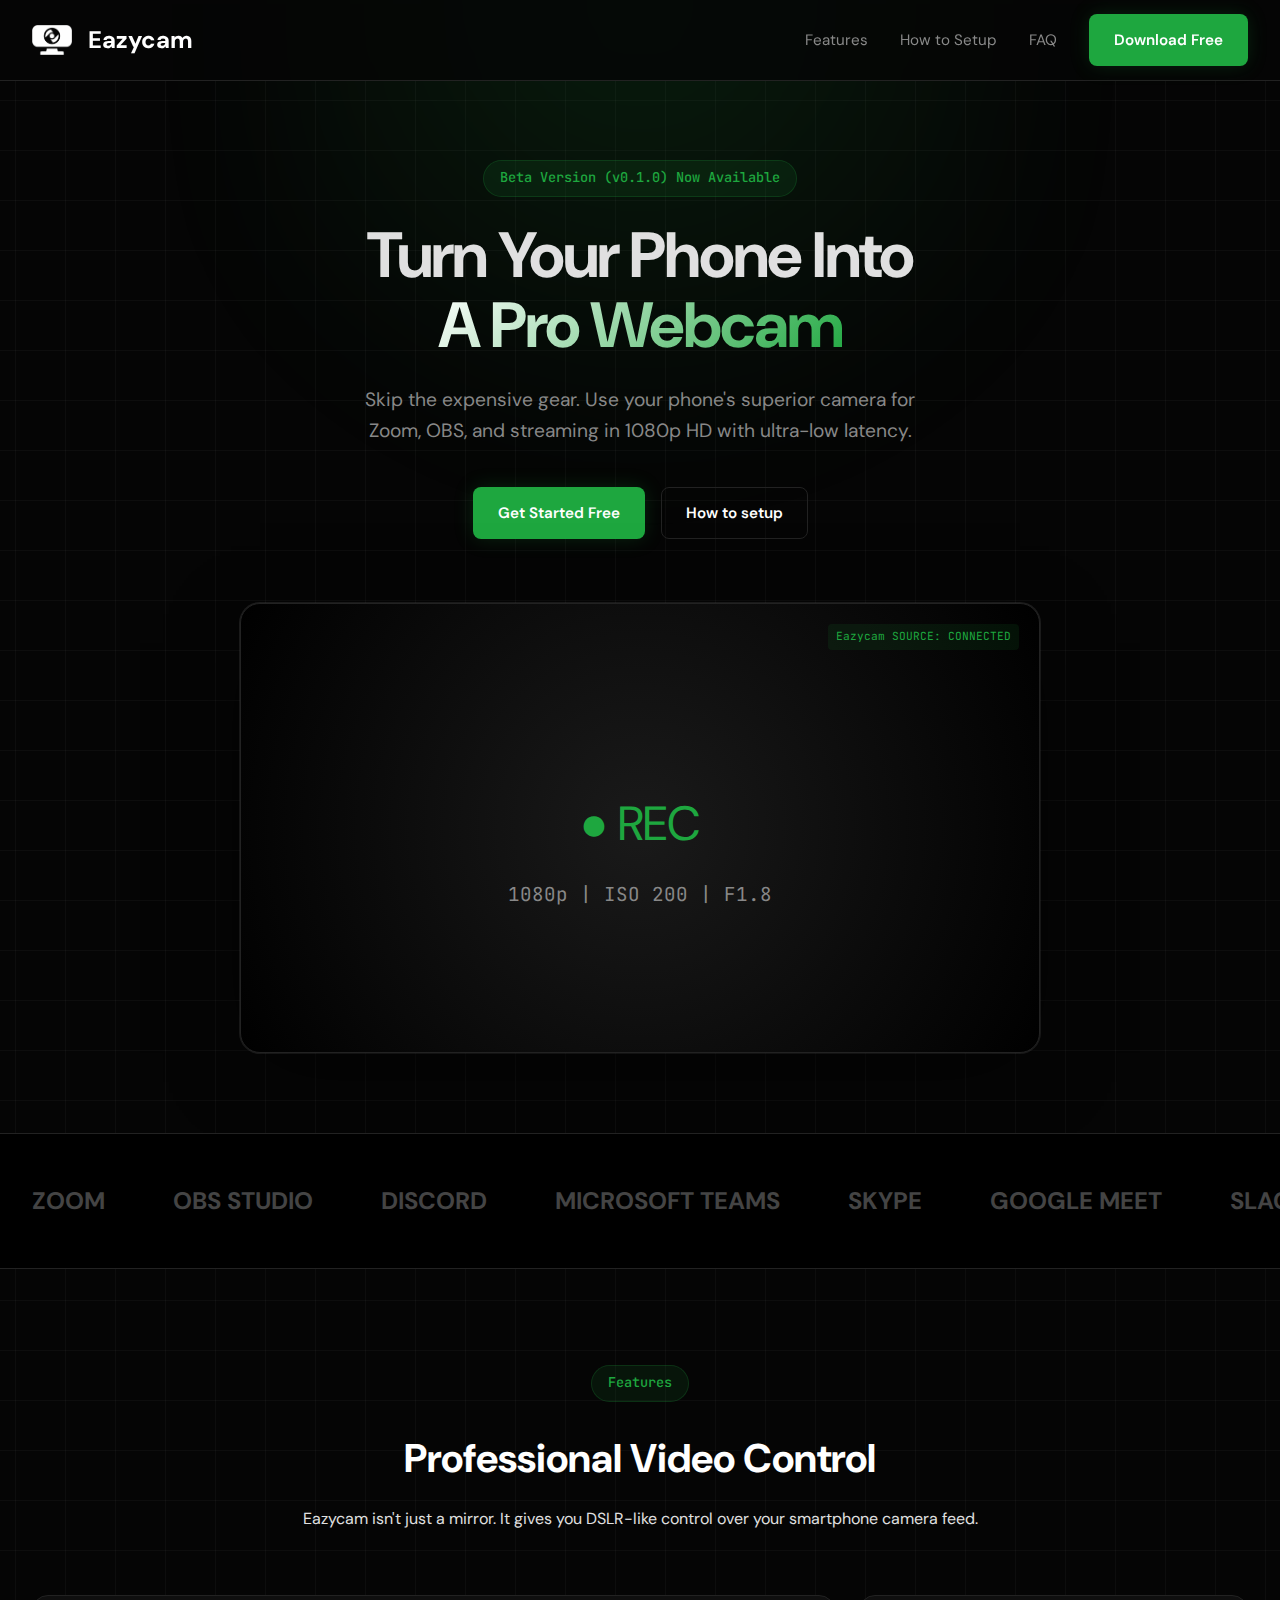
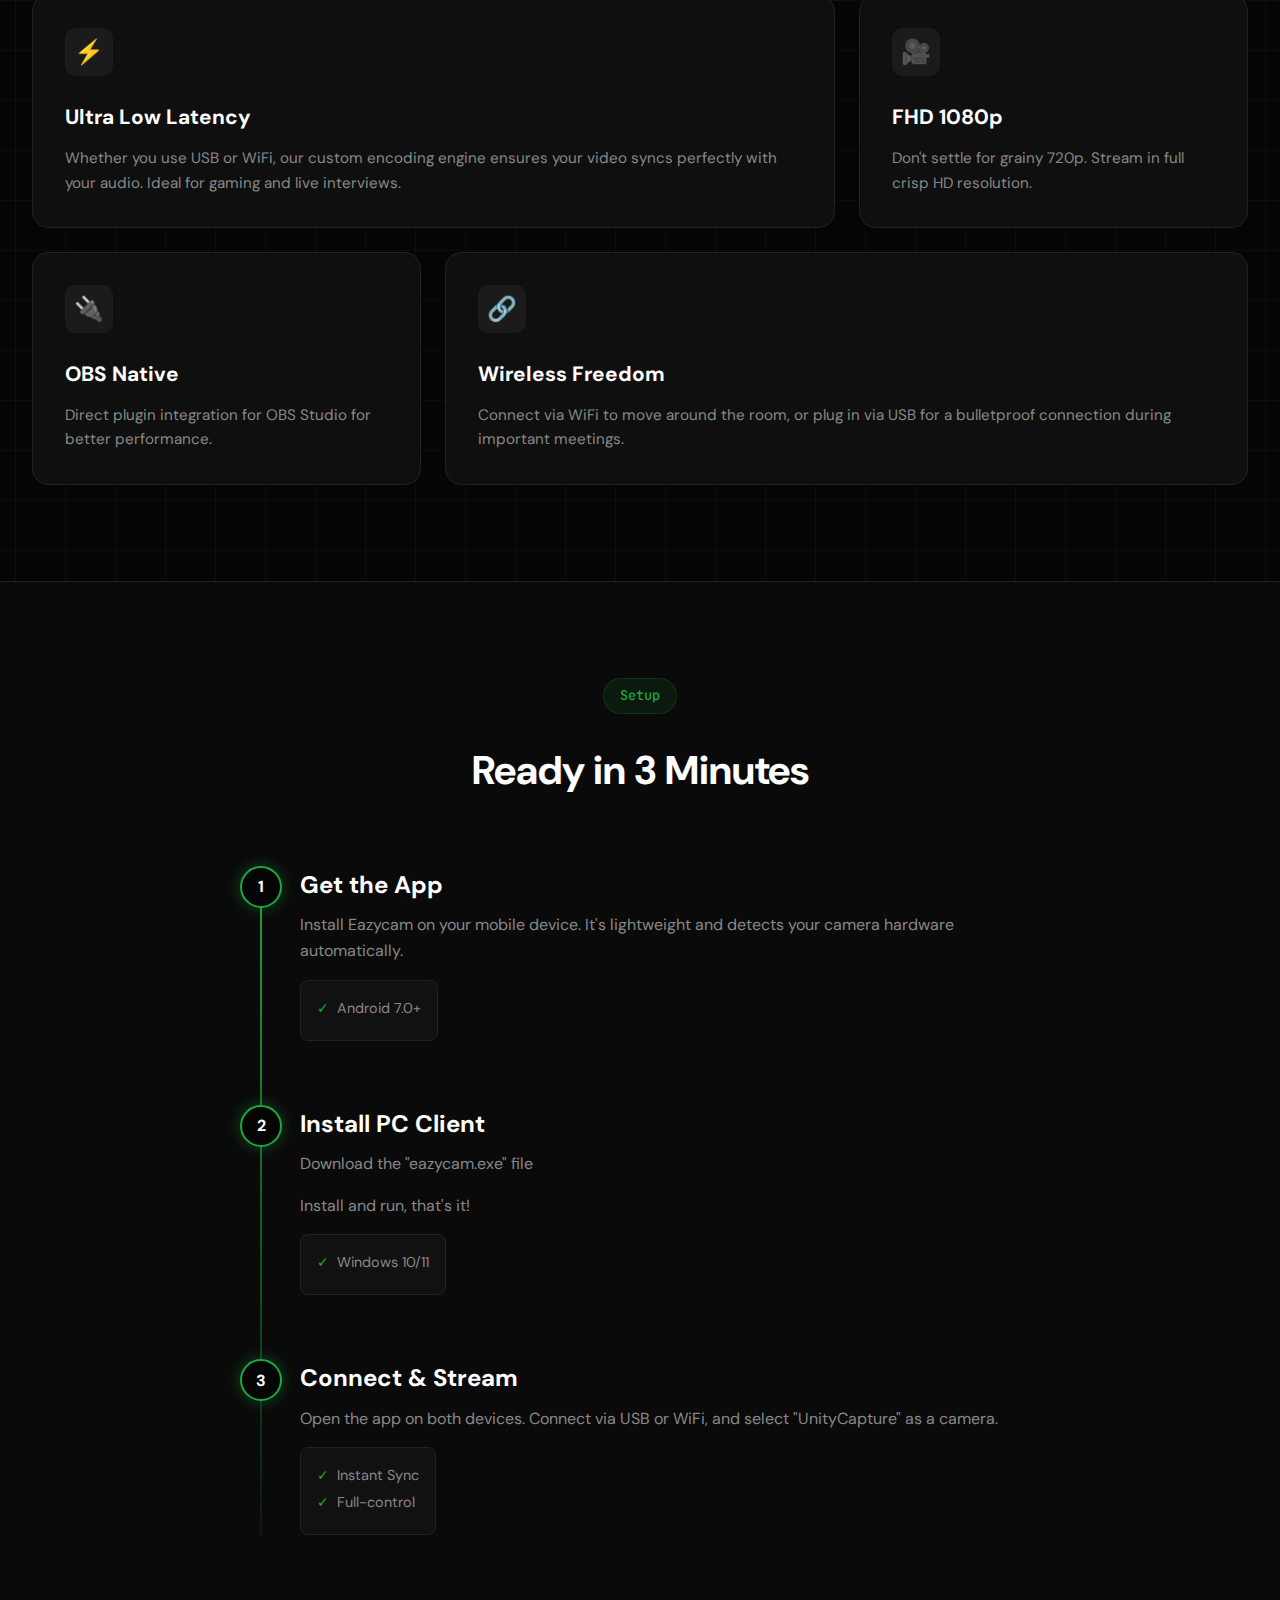
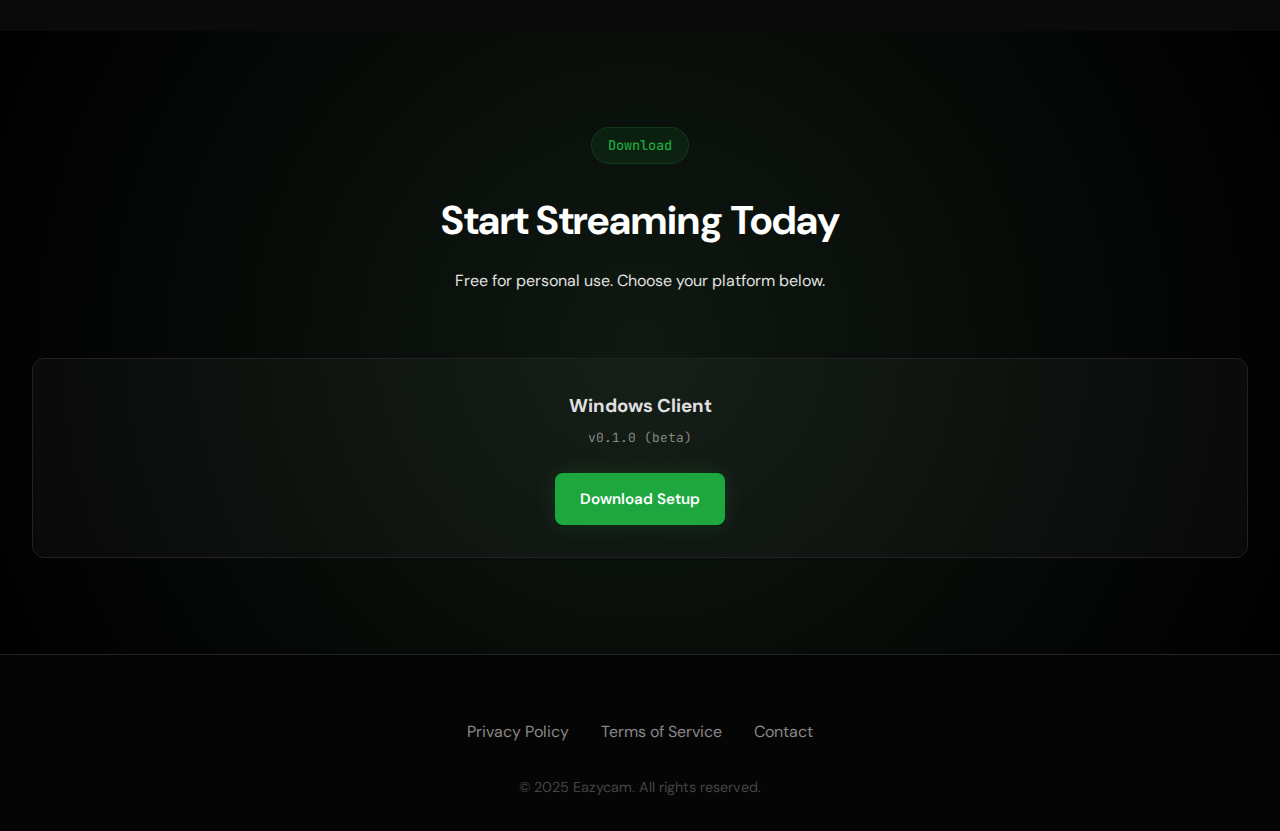
<file: index.html>
<!DOCTYPE html>
<html lang="en">

<head>
    <meta charset="UTF-8">
    <meta name="viewport" content="width=device-width, initial-scale=1.0">
    <title>Eazycam</title>
    <meta name="description"
        content="Transform your smartphone into a high-quality webcam with Eazycam. Perfect for Zoom, Discord, OBS Studio, and Teams.">

    <!-- Open Graph / Facebook -->
    <meta property="og:type" content="website">
    <meta property="og:url" content="https://eazycam.github.io/home/">
    <meta property="og:title" content="Eazycam - Turn Your Phone Into A Pro Webcam">
    <meta property="og:description"
        content="Transform your smartphone into a high-quality webcam with Eazycam. Perfect for Zoom, Discord, OBS Studio, and Teams.">
    <meta property="og:image" content="https://eazycam.github.io/home/assets/eazycam.png">

    <!-- Twitter -->
    <meta property="twitter:card" content="summary_large_image">
    <meta property="twitter:url" content="https://eazycam.github.io/home/">
    <meta property="twitter:title" content="Eazycam - Turn Your Phone Into A Pro Webcam">
    <meta property="twitter:description"
        content="Transform your smartphone into a high-quality webcam with Eazycam. Perfect for Zoom, Discord, OBS Studio, and Teams.">
    <meta property="twitter:image" content="https://eazycam.github.io/home/assets/eazycam.png">

    <link rel="preconnect" href="https://fonts.googleapis.com">
    <link rel="preconnect" href="https://fonts.gstatic.com" crossorigin>
    <link rel="icon" type="image/x-icon" href="assets/favicon.ico">
    <link
        href="https://fonts.googleapis.com/css2?family=DM+Sans:wght@400;500;700&family=JetBrains+Mono:wght@400&display=swap"
        rel="stylesheet">
    <style>
        :root {
            --primary: #1EA73F;
            --primary-glow: rgba(30, 167, 63, 0.4);
            --bg: #050505;
            --surface: #0f0f0f;
            --surface-hover: #141414;
            --border: #222;
            --text: #e0e0e0;
            --text-muted: #888;
        }

        * {
            margin: 0;
            padding: 0;
            box-sizing: border-box;
            scroll-behavior: smooth;
        }

        body {
            font-family: "DM Sans", sans-serif;
            background: var(--bg);
            color: var(--text);
            line-height: 1.6;
            overflow-x: hidden;
            background-image:
                linear-gradient(rgba(255, 255, 255, 0.03) 1px, transparent 1px),
                linear-gradient(90deg, rgba(255, 255, 255, 0.03) 1px, transparent 1px);
            background-size: 50px 50px;
            background-position: center top;
        }

        /* Utilities */
        .container {
            max-width: 1280px;
            margin: 0 auto;
            padding: 0 2rem;
        }

        .text-gradient {
            background: linear-gradient(135deg, #fff 0%, var(--primary) 100%);
            background-clip: text;
            -webkit-background-clip: text;
            -webkit-text-fill-color: transparent;
        }

        .badge {
            display: inline-flex;
            align-items: center;
            padding: 0.4rem 1rem;
            background: rgba(30, 167, 63, 0.1);
            border: 1px solid rgba(30, 167, 63, 0.2);
            color: var(--primary);
            border-radius: 100px;
            font-size: 0.85rem;
            font-weight: 500;
            margin-bottom: 1.5rem;
            font-family: 'JetBrains Mono', monospace;
        }

        /* Header */
        header {
            position: fixed;
            top: 0;
            width: 100%;
            z-index: 1000;
            background: rgba(5, 5, 5, 0.8);
            backdrop-filter: blur(12px);
            border-bottom: 1px solid var(--border);
        }

        nav {
            height: 80px;
            display: flex;
            justify-content: space-between;
            align-items: center;
        }

        .logo {
            display: flex;
            align-items: center;
            gap: 0.98rem;
            font-weight: 700;
            font-size: 1.5rem;
            color: #fff;
            text-decoration: none;
        }

        .logo img {
            width: 40px;
            height: 30px;
        }

        .nav-links {
            display: flex;
            gap: 2rem;
            list-style: none;
            align-items: center;
        }

        .nav-links a {
            color: var(--text-muted);
            text-decoration: none;
            font-size: 0.95rem;
            transition: color 0.3s;
        }

        .nav-links a:hover {
            color: #fff;
        }

        .btn {
            padding: 0.8rem 1.5rem;
            border-radius: 8px;
            font-weight: 600;
            text-decoration: none;
            transition: all 0.3s;
            display: inline-flex;
            align-items: center;
            gap: 0.5rem;
            font-size: 0.95rem;
        }

        .btn-primary {
            background: var(--primary);
            color: #fff;
            box-shadow: 0 0 20px rgba(30, 167, 63, 0.2);
            border: 1px solid transparent;
        }

        .btn-primary:hover {
            background: #17903a;
            transform: translateY(-2px);
            box-shadow: 0 0 30px rgba(30, 167, 63, 0.4);
        }

        .btn-outline {
            background: transparent;
            border: 1px solid var(--border);
            color: #fff;
        }

        .btn-outline:hover {
            border-color: var(--primary);
            background: rgba(30, 167, 63, 0.05);
        }

        /* Hero */
        .hero {
            padding-top: 160px;
            padding-bottom: 80px;
            text-align: center;
            position: relative;
            overflow: hidden;
        }

        .hero::before {
            content: '';
            position: absolute;
            top: -50%;
            left: 50%;
            transform: translateX(-50%);
            width: 60%;
            height: 100%;
            background: radial-gradient(circle, rgba(30, 167, 63, 0.15) 0%, transparent 70%);
            filter: blur(60px);
            z-index: -1;
            pointer-events: none;
        }

        .hero h1 {
            font-size: clamp(2.5rem, 5vw, 4.5rem);
            font-weight: 700;
            line-height: 1.1;
            margin-bottom: 1.5rem;
            letter-spacing: -0.03em;
        }

        .hero p {
            font-size: 1.2rem;
            color: var(--text-muted);
            max-width: 600px;
            margin: 0 auto 2.5rem;
        }

        .hero-btns {
            display: flex;
            justify-content: center;
            gap: 1rem;
            margin-bottom: 4rem;
        }

        /* CSS-Only Device Mockup */
        .device-wrapper {
            position: relative;
            max-width: 800px;
            margin: 0 auto;
            perspective: 1000px;
        }

        .device-screen {
            background: #000;
            border-radius: 20px;
            border: 1px solid var(--border);
            box-shadow: 0 20px 80px -20px rgba(0, 0, 0, 0.8),
                0 0 0 1px rgba(255, 255, 255, 0.1);
            aspect-ratio: 16/9;
            position: relative;
            overflow: hidden;
            display: flex;
            align-items: center;
            justify-content: center;
            background-image: radial-gradient(circle at 50% 50%, #1a1a1a 0%, #000 100%);
        }

        .device-screen::after {
            content: 'Eazycam SOURCE: CONNECTED';
            position: absolute;
            top: 20px;
            right: 20px;
            font-family: 'JetBrains Mono', monospace;
            font-size: 0.7rem;
            color: var(--primary);
            background: rgba(30, 167, 63, 0.1);
            padding: 4px 8px;
            border-radius: 4px;
            animation: pulse 2s infinite;
        }

        @keyframes pulse {
            0% {
                opacity: 0.5;
            }

            50% {
                opacity: 1;
            }

            100% {
                opacity: 0.5;
            }
        }

        /* Stats Bar */
        .stats-bar {
            border-top: 1px solid var(--border);
            border-bottom: 1px solid var(--border);
            background: rgba(10, 10, 10, 0.5);
            padding: 2rem 0;
            margin-top: -40px;
            position: relative;
            z-index: 10;
            backdrop-filter: blur(10px);
        }

        .stats-grid {
            display: grid;
            grid-template-columns: repeat(auto-fit, minmax(150px, 1fr));
            gap: 2rem;
            text-align: center;
        }

        .stat-item h3 {
            font-size: 2rem;
            color: #fff;
            margin-bottom: 0.2rem;
        }

        .stat-item p {
            font-size: 0.9rem;
            color: var(--text-muted);
            font-family: 'JetBrains Mono', monospace;
        }

        /* Bento Grid Features */
        .features {
            padding: 6rem 0;
        }

        .section-header {
            text-align: center;
            max-width: 700px;
            margin: 0 auto 4rem;
        }

        .section-header h2 {
            font-size: 2.5rem;
            margin-bottom: 1rem;
            color: #fff;
        }

        .bento-grid {
            display: grid;
            grid-template-columns: repeat(3, 1fr);
            grid-template-rows: repeat(2, auto);
            gap: 1.5rem;
        }

        .card {
            background: var(--surface);
            border: 1px solid var(--border);
            border-radius: 16px;
            padding: 2rem;
            transition: all 0.3s ease;
            position: relative;
            overflow: hidden;
        }

        .card:hover {
            border-color: var(--primary);
            background: var(--surface-hover);
            transform: translateY(-4px);
            box-shadow: 0 10px 30px -10px rgba(0, 0, 0, 0.5);
        }

        /* Glow effect on hover */
        .card::before {
            content: '';
            position: absolute;
            top: 0;
            left: 0;
            width: 100%;
            height: 100%;
            background: radial-gradient(800px circle at var(--mouse-x) var(--mouse-y), rgba(30, 167, 63, 0.06), transparent 40%);
            z-index: 1;
            opacity: 0;
            transition: opacity 0.5s;
        }

        .card:hover::before {
            opacity: 1;
        }

        .card-icon {
            width: 48px;
            height: 48px;
            background: rgba(255, 255, 255, 0.05);
            border-radius: 10px;
            display: flex;
            align-items: center;
            justify-content: center;
            font-size: 1.5rem;
            color: var(--primary);
            margin-bottom: 1.5rem;
        }

        .card h3 {
            color: #fff;
            margin-bottom: 0.8rem;
            font-size: 1.3rem;
        }

        .card p {
            color: var(--text-muted);
            font-size: 0.95rem;
        }

        /* Grid Spans */
        .span-2 {
            grid-column: span 2;
        }

        .span-row-2 {
            grid-row: span 2;
        }

        /* How it works - Timeline */
        .steps-section {
            background: #0a0a0a;
            padding: 6rem 0;
            border-top: 1px solid var(--border);
        }

        .timeline {
            position: relative;
            max-width: 800px;
            margin: 0 auto;
        }

        .timeline::before {
            content: '';
            position: absolute;
            left: 20px;
            top: 0;
            bottom: 0;
            width: 2px;
            background: linear-gradient(to bottom, var(--primary), rgba(30, 167, 63, 0.1));
        }

        .step {
            position: relative;
            padding-left: 60px;
            margin-bottom: 4rem;
        }

        .step:last-child {
            margin-bottom: 0;
        }

        .step-number {
            position: absolute;
            left: 0;
            top: 0;
            width: 42px;
            height: 42px;
            background: var(--bg);
            border: 2px solid var(--primary);
            border-radius: 50%;
            display: flex;
            align-items: center;
            justify-content: center;
            font-weight: 700;
            color: #fff;
            z-index: 2;
            box-shadow: 0 0 15px var(--primary-glow);
        }

        .step h3 {
            color: #fff;
            font-size: 1.5rem;
            margin-bottom: 0.5rem;
        }

        .step p {
            color: var(--text-muted);
            margin-bottom: 1rem;
        }

        .step-meta {
            background: rgba(255, 255, 255, 0.03);
            border: 1px solid var(--border);
            padding: 1rem;
            border-radius: 8px;
            display: inline-block;
        }

        .check-list p {
            display: flex;
            align-items: center;
            gap: 8px;
            font-size: 0.9rem;
            margin-bottom: 4px;
        }

        .check-list span {
            color: var(--primary);
        }

        /* Download Section */
        .download-section {
            padding: 6rem 0;
            background: radial-gradient(circle at center, #0f1811 0%, #000 100%);
        }

        .download-grid {
            display: grid;
            grid-template-columns: repeat(auto-fit, minmax(250px, 1fr));
            gap: 1.5rem;
            margin-top: 3rem;
        }

        .dl-card {
            background: rgba(255, 255, 255, 0.03);
            border: 1px solid var(--border);
            padding: 2rem;
            border-radius: 12px;
            text-align: center;
            transition: 0.3s;
        }

        .dl-card:hover {
            border-color: var(--primary);
            transform: translateY(-5px);
            background: rgba(30, 167, 63, 0.05);
        }

        .dl-version {
            font-family: 'JetBrains Mono', monospace;
            font-size: 0.8rem;
            color: var(--text-muted);
            margin: 0.5rem 0 1.5rem;
            display: block;
        }

        /* Compatibility */
        .ticker-wrap {
            overflow: hidden;
            white-space: nowrap;
            padding: 3rem 0;
            border-top: 1px solid var(--border);
            border-bottom: 1px solid var(--border);
            background: #000;
        }

        .ticker {
            width: 50%;
            display: inline-block;
            animation: ticker 20s linear infinite;
        }

        .ticker-item {
            display: inline-block;
            padding: 0 2rem;
            font-size: 1.5rem;
            color: #444;
            font-weight: 700;
        }

        @keyframes ticker {
            0% {
                transform: translate3d(0, 0, 0);
            }

            100% {
                transform: translate3d(-50%, 0, 0);
            }
        }

        /* Footer */
        footer {
            padding: 4rem 0 2rem;
            border-top: 1px solid var(--border);
            background: #050505;
            text-align: center;
        }

        .footer-links {
            display: flex;
            justify-content: center;
            gap: 2rem;
            margin-bottom: 2rem;
            flex-wrap: wrap;
        }

        .footer-links a {
            color: var(--text-muted);
            text-decoration: none;
        }

        .footer-links a:hover {
            color: var(--primary);
        }

        .copyright {
            color: #444;
            font-size: 0.9rem;
        }

        /* Mobile Menu Button */
        .mobile-menu-btn {
            display: none;
            flex-direction: column;
            gap: 6px;
            cursor: pointer;
            z-index: 1001;
        }

        .mobile-menu-btn span {
            width: 25px;
            height: 2px;
            background: #fff;
            transition: 0.3s;
        }

        /* Hamburger Animation */
        .mobile-menu-btn.active span:nth-child(1) {
            transform: translateY(8px) rotate(45deg);
        }

        .mobile-menu-btn.active span:nth-child(2) {
            opacity: 0;
        }

        .mobile-menu-btn.active span:nth-child(3) {
            transform: translateY(-8px) rotate(-45deg);
        }

        /* Mobile Menu Overlay */
        .mobile-menu {
            position: fixed;
            top: 80px;
            left: 0;
            width: 100%;
            height: calc(100vh - 80px);
            background: rgba(5, 5, 5, 0.95);
            backdrop-filter: blur(20px);
            display: flex;
            flex-direction: column;
            align-items: center;
            justify-content: center;
            gap: 2rem;
            transform: translateY(-100%);
            opacity: 0;
            transition: 0.4s cubic-bezier(0.16, 1, 0.3, 1);
            z-index: 999;
        }

        .mobile-menu.active {
            transform: translateY(0);
            opacity: 1;
        }

        .mobile-menu a {
            font-size: 1.5rem;
            color: #fff;
            text-decoration: none;
            font-weight: 700;
            opacity: 0;
            transform: translateY(20px);
            transition: 0.3s;
        }

        .mobile-menu.active a {
            opacity: 1;
            transform: translateY(0);
        }

        /* Links animation */
        .mobile-menu.active a {
            transition-delay: 0.2s;
        }

        .mobile-menu .btn-primary {
            font-size: 1.2rem;
            padding: 1rem 2rem;
        }

        /* Responsive */
        @media (max-width: 900px) {
            .bento-grid {
                grid-template-columns: 1fr;
            }

            .span-2,
            .span-row-2 {
                grid-column: auto;
                grid-row: auto;
            }

            .hero h1 {
                font-size: 2.5rem;
            }

            .nav-links {
                display: none;
            }

            .mobile-menu-btn {
                display: flex;
            }
        }
    </style>
</head>

<body>

    <header>
        <div class="container">
            <nav>
                <a href="#" class="logo">
                    <img src="assets/logo.png" alt="Logo">
                    Eazycam
                </a>
                <ul class="nav-links">
                    <li><a href="#features">Features</a></li>
                    <li><a href="#how-it-works">How to Setup</a></li>
                    <li><a href="faq.html">FAQ</a></li>
                    <!-- <li><a href="#compatibility">Compatibility</a></li> -->
                    <li><a href="#download" class="btn btn-primary" style="color: white;">Download Free</a></li>
                </ul>

                <div class="mobile-menu-btn">
                    <span></span>
                    <span></span>
                    <span></span>
                </div>
            </nav>
        </div>
    </header>

    <div class="mobile-menu">
        <a href="#features">Features</a>
        <a href="#how-it-works">How to setup</a>
        <a href="faq.html">FAQ</a>
        <a href="privacy.html">Privacy Policy</a>
        <a href="terms.html">Terms of Service</a>
        <a href="contact.html">Contact</a>
        <a href="#download" class="btn btn-primary">Download Free</a>
    </div>

    <section class="hero">
        <div class="container">
            <span class="badge">Beta Version (v0.1.0) Now Available</span>
            <h1>Turn Your Phone Into<br><span class="text-gradient">A Pro Webcam</span></h1>
            <p>Skip the expensive gear. Use your phone's superior camera for Zoom, OBS, and streaming in 1080p HD with
                ultra-low latency.</p>

            <div class="hero-btns">
                <a href="#download" class="btn btn-primary">Get Started Free</a>
                <a href="#how-it-works" class="btn btn-outline">How to setup</a>
            </div>

            <div class="device-wrapper">
                <div class="device-screen">
                    <!-- Abstract representation of a camera feed -->
                    <div
                        style="text-align: center; color: #333; margin-top: 5rem; padding-left: 1rem; padding-right: 1rem;">
                        <div style="font-size: 3rem;  margin-bottom: 1rem; color: #1EA73F;">● REC</div>
                        <p style="font-family: 'JetBrains Mono'">1080p | ISO 200 | F1.8</p>
                    </div>
                </div>
            </div>
        </div>
    </section>

    <!-- Compatibility Ticker -->
    <div class="ticker-wrap">
        <div class="ticker">
            <div class="ticker-item">ZOOM</div>
            <div class="ticker-item">OBS STUDIO</div>
            <div class="ticker-item">DISCORD</div>
            <div class="ticker-item">MICROSOFT TEAMS</div>
            <div class="ticker-item">SKYPE</div>
            <div class="ticker-item">GOOGLE MEET</div>
            <div class="ticker-item">SLACK</div>
            <!-- Duplicate for infinite scroll illusion -->
            <div class="ticker-item">ZOOM</div>
            <div class="ticker-item">OBS STUDIO</div>
            <div class="ticker-item">DISCORD</div>
            <div class="ticker-item">MICROSOFT TEAMS</div>
            <div class="ticker-item">SKYPE</div>
            <div class="ticker-item">GOOGLE MEET</div>
            <div class="ticker-item">SLACK</div>
        </div>
    </div>

    <section id="features" class="features">
        <div class="container">
            <div class="section-header">
                <span class="badge">Features</span>
                <h2>Professional Video Control</h2>
                <p>Eazycam isn't just a mirror. It gives you DSLR-like control over your smartphone camera feed.</p>
            </div>

            <div class="bento-grid">
                <div class="card span-2">
                    <div class="card-icon">⚡</div>
                    <h3>Ultra Low Latency</h3>
                    <p>Whether you use USB or WiFi, our custom encoding engine ensures your video syncs perfectly with
                        your audio. Ideal for gaming and live interviews.</p>
                </div>
                <div class="card">
                    <div class="card-icon">🎥</div>
                    <h3>FHD 1080p</h3>
                    <p>Don't settle for grainy 720p. Stream in full crisp HD resolution.</p>
                </div>
                <!-- Swapped Card -->
                <div class="card">
                    <div class="card-icon">🔌</div>
                    <h3>OBS Native</h3>
                    <p>Direct plugin integration for OBS Studio for better performance.</p>
                </div>
                <div class="card span-2">
                    <div class="card-icon">🔗</div>
                    <h3>Wireless Freedom</h3>
                    <p>Connect via WiFi to move around the room, or plug in via USB for a bulletproof connection during
                        important meetings.</p>
                </div>
            </div>
        </div>
    </section>

    <section id="how-it-works" class="steps-section">
        <div class="container">
            <div class="section-header">
                <span class="badge">Setup</span>
                <h2>Ready in 3 Minutes</h2>
            </div>

            <div class="timeline">
                <div class="step">
                    <div class="step-number">1</div>
                    <h3>Get the App</h3>
                    <p>Install Eazycam on your mobile device. It's lightweight and detects your camera hardware
                        automatically.</p>
                    <div class="step-meta check-list">
                        <p><span>✓</span> Android 7.0+</p>
                        <!-- <p><span>✓</span> iOS 12.0+</p> -->
                    </div>
                </div>

                <div class="step">
                    <div class="step-number">2</div>
                    <h3>Install PC Client</h3>
                    <p>Download the "eazycam.exe" file</p>
                    <p>Install and run, that's it!</p>
                    <div class="step-meta check-list">
                        <p><span>✓</span> Windows 10/11</p>
                        <!-- <p><span>✓</span> macOS & Linux</p> -->
                    </div>
                </div>
                <div class="step">
                    <div class="step-number">3</div>
                    <h3>Connect & Stream</h3>
                    <p>Open the app on both devices. Connect via USB or WiFi, and select "UnityCapture" as a camera.</p>
                    <div class="step-meta check-list">
                        <p><span>✓</span> Instant Sync</p>
                        <p><span>✓</span> Full-control</p>
                    </div>
                </div>
            </div>
        </div>
    </section>

    <section id="download" class="download-section">
        <div class="container">
            <div class="section-header">
                <span class="badge">Download</span>
                <h2>Start Streaming Today</h2>
                <p>Free for personal use. Choose your platform below.</p>
            </div>

            <div class="download-grid">
                <!-- <div class="dl-card">
                    <h3>iOS App</h3>
                    <span class="dl-version">v3.2.1</span>
                    <a href="#" class="btn btn-primary">App Store</a>
                </div> -->
                
                <div class="dl-card">
                    <h3>Windows Client</h3>
                    <span class="dl-version">v0.1.0 (beta)</span>
                    <a href="https://github.com/eazycam/home/releases/download/v0.1.0-beta/Eazycam.exe"
                        class="btn btn-primary">Download Setup</a>
                </div>
                <!-- <div class="dl-card">
                    <h3>Linux / Mac</h3>
                    <span class="dl-version">v2.1.0</span>
                    <a href="#" class="btn btn-outline">Get Drivers</a>
                </div> -->
            </div>
        </div>
    </section>

    <footer>
        <div class="container">
            <div class="footer-links">
                <a href="privacy.html">Privacy Policy</a>
                <a href="terms.html">Terms of Service</a>
                <!-- <a href="#">Help Center</a> -->
                <a href="contact.html">Contact</a>
            </div>
            <p class="copyright">© 2025 Eazycam. All rights reserved.</p>
        </div>
    </footer>

    <script>
        // Simple hover effect for bento grid cards to track mouse position
        document.querySelectorAll('.card').forEach(card => {
            card.addEventListener('mousemove', e => {
                const rect = card.getBoundingClientRect();
                const x = e.clientX - rect.left;
                const y = e.clientY - rect.top;
                card.style.setProperty('--mouse-x', `${x}px`);
                card.style.setProperty('--mouse-y', `${y}px`);
            });
        });

        // Mobile Menu Toggle
        const menuBtn = document.querySelector('.mobile-menu-btn');
        const mobileMenu = document.querySelector('.mobile-menu');
        const menuLinks = document.querySelectorAll('.mobile-menu a');

        menuBtn.addEventListener('click', () => {
            menuBtn.classList.toggle('active');
            mobileMenu.classList.toggle('active');
            document.body.style.overflow = mobileMenu.classList.contains('active') ? 'hidden' : '';
        });

        // Close menu when clicking a link
        menuLinks.forEach(link => {
            link.addEventListener('click', () => {
                menuBtn.classList.remove('active');
                mobileMenu.classList.remove('active');
                document.body.style.overflow = '';
            });
        });
    </script>
</body>

</html>
</file>
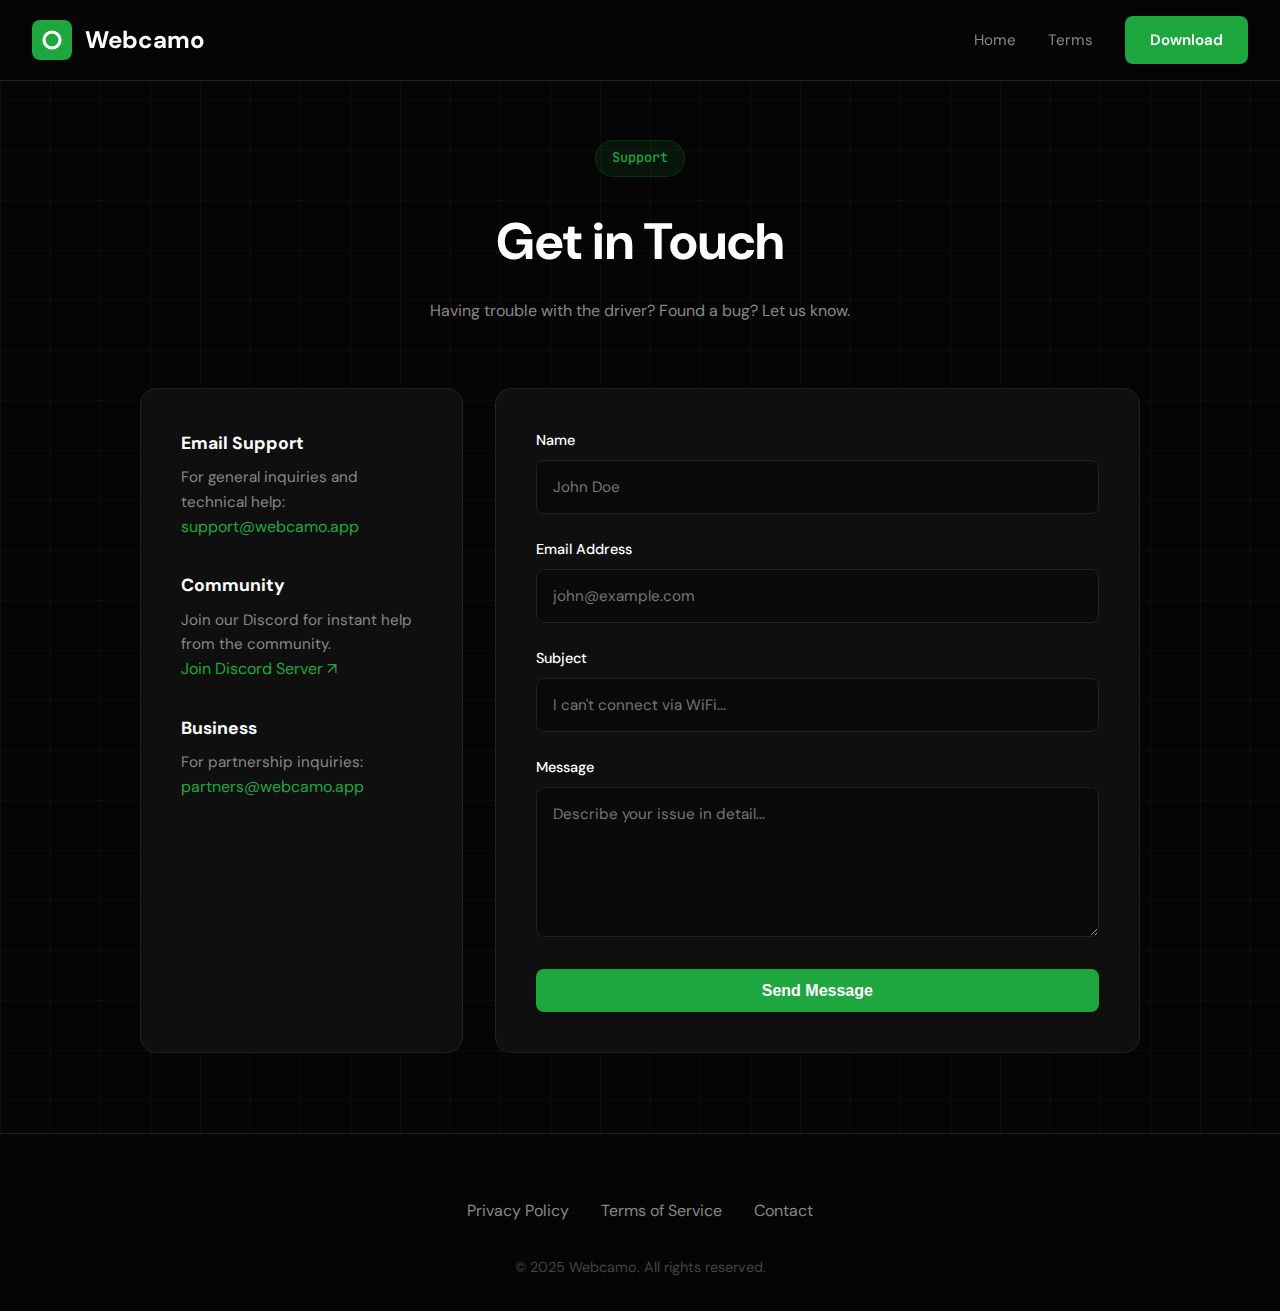
<file: contact.html>
<!DOCTYPE html>
<html lang="en">
<head>
    <meta charset="UTF-8">
    <meta name="viewport" content="width=device-width, initial-scale=1.0">
    <title>Contact Us - Webcamo</title>
    <link rel="preconnect" href="https://fonts.googleapis.com">
    <link rel="preconnect" href="https://fonts.gstatic.com" crossorigin>
    <link href="https://fonts.googleapis.com/css2?family=DM+Sans:wght@400;500;700&family=JetBrains+Mono:wght@400&display=swap" rel="stylesheet">
    <style>
        :root {
            --primary: #1EA73F;
            --bg: #050505;
            --surface: #0f0f0f;
            --surface-hover: #141414;
            --border: #222;
            --text: #e0e0e0;
            --text-muted: #888;
        }

        * { margin: 0; padding: 0; box-sizing: border-box; }

        body {
            font-family: "DM Sans", sans-serif;
            background: var(--bg);
            color: var(--text);
            line-height: 1.6;
            background-image: 
                linear-gradient(rgba(255, 255, 255, 0.03) 1px, transparent 1px), 
                linear-gradient(90deg, rgba(255, 255, 255, 0.03) 1px, transparent 1px);
            background-size: 50px 50px;
            min-height: 100vh;
            display: flex;
            flex-direction: column;
        }

        .container { max-width: 1280px; margin: 0 auto; padding: 0 2rem; }
        
        /* Shared Header/Nav Components */
        header {
            position: fixed; top: 0; width: 100%; z-index: 1000;
            background: rgba(5, 5, 5, 0.8); backdrop-filter: blur(12px);
            border-bottom: 1px solid var(--border);
        }
        nav { height: 80px; display: flex; justify-content: space-between; align-items: center; }
        .logo { display: flex; align-items: center; gap: 0.8rem; font-weight: 700; font-size: 1.5rem; color: #fff; text-decoration: none; }
        .logo img { width: 40px; height: 40px; }
        .nav-links { display: flex; gap: 2rem; list-style: none; align-items: center; }
        .nav-links a { color: var(--text-muted); text-decoration: none; font-size: 0.95rem; transition: 0.3s; }
        .nav-links a:hover { color: #fff; }
        .btn-primary {
            padding: 0.8rem 1.5rem; border-radius: 8px; font-weight: 600; text-decoration: none;
            background: var(--primary); color: #fff; border: 1px solid transparent; transition: 0.3s; cursor: pointer;
        }
        .btn-primary:hover { background: #17903a; box-shadow: 0 0 20px rgba(30, 167, 63, 0.4); }

        /* Badge */
        .badge {
            display: inline-flex; align-items: center; padding: 0.4rem 1rem;
            background: rgba(30, 167, 63, 0.1); border: 1px solid rgba(30, 167, 63, 0.2);
            color: var(--primary); border-radius: 100px; font-size: 0.85rem;
            font-weight: 500; margin-bottom: 1.5rem; font-family: 'JetBrains Mono', monospace;
        }

        /* Contact Layout */
        .contact-section { padding-top: 140px; padding-bottom: 80px; flex: 1; }
        
        .contact-header { text-align: center; margin-bottom: 4rem; }
        .contact-header h1 { font-size: clamp(2rem, 4vw, 3.5rem); color: #fff; margin-bottom: 1rem; }
        .contact-header p { color: var(--text-muted); }

        .contact-grid {
            display: grid;
            grid-template-columns: 1fr 2fr;
            gap: 2rem;
            max-width: 1000px;
            margin: 0 auto;
        }

        .info-card, .form-card {
            background: var(--surface);
            border: 1px solid var(--border);
            border-radius: 16px;
            padding: 2.5rem;
            position: relative;
            overflow: hidden;
            transition: 0.3s;
        }

        /* Hover Effects */
        .info-card:hover, .form-card:hover { border-color: rgba(30, 167, 63, 0.3); }
        .glow-effect::before {
            content: ''; position: absolute; top: 0; left: 0; width: 100%; height: 100%;
            background: radial-gradient(800px circle at var(--mouse-x) var(--mouse-y), rgba(30, 167, 63, 0.06), transparent 40%);
            z-index: 1; opacity: 0; transition: opacity 0.5s; pointer-events: none;
        }
        .form-card:hover::before, .info-card:hover::before { opacity: 1; }

        /* Info Side */
        .info-item { margin-bottom: 2rem; position: relative; z-index: 2; }
        .info-item h3 { color: #fff; font-size: 1.1rem; margin-bottom: 0.5rem; }
        .info-item p { color: var(--text-muted); font-size: 0.95rem; }
        .info-item a { color: var(--primary); text-decoration: none; }

        /* Form Styling */
        .form-content { position: relative; z-index: 2; }
        .form-group { margin-bottom: 1.5rem; }
        .form-label { display: block; color: #fff; margin-bottom: 0.5rem; font-size: 0.9rem; font-weight: 500; }
        
        input, textarea {
            width: 100%;
            background: #0a0a0a;
            border: 1px solid var(--border);
            color: #fff;
            padding: 1rem;
            border-radius: 8px;
            font-family: inherit;
            font-size: 0.95rem;
            transition: 0.3s;
        }

        input:focus, textarea:focus {
            border-color: var(--primary);
            outline: none;
            box-shadow: 0 0 0 2px rgba(30, 167, 63, 0.1);
            background: #0f0f0f;
        }

        textarea { resize: vertical; min-height: 150px; }

        /* Footer */
        footer { padding: 4rem 0 2rem; border-top: 1px solid var(--border); background: #050505; text-align: center; margin-top: auto; }
        .footer-links { display: flex; justify-content: center; gap: 2rem; margin-bottom: 2rem; }
        .footer-links a { color: var(--text-muted); text-decoration: none; }
        .copyright { color: #444; font-size: 0.9rem; }

        @media (max-width: 768px) {
            .contact-grid { grid-template-columns: 1fr; }
            .nav-links { display: none; }
        }
    </style>
</head>
<body>

    <header>
        <div class="container">
            <nav>
                <a href="index.html" class="logo">
                    <img src="data:image/svg+xml,%3Csvg xmlns='http://www.w3.org/2000/svg' viewBox='0 0 100 100'%3E%3Crect width='100' height='100' rx='20' fill='%231EA73F'/%3E%3Ccircle cx='50' cy='50' r='20' fill='none' stroke='white' stroke-width='8'/%3E%3C/svg%3E" alt="Logo">
                    Webcamo
                </a>
                <ul class="nav-links">
                    <li><a href="index.html">Home</a></li>
                    <li><a href="terms.html">Terms</a></li>
                    <li><a href="index.html#download" class="btn-primary", style="color: white;">Download</a></li>
                </ul>
            </nav>
        </div>
    </header>

    <section class="contact-section">
        <div class="container">
            <div class="contact-header">
                <span class="badge">Support</span>
                <h1>Get in Touch</h1>
                <p>Having trouble with the driver? Found a bug? Let us know.</p>
            </div>

            <div class="contact-grid">
                <!-- Info Sidebar -->
                <div class="info-card glow-effect">
                    <div class="info-item">
                        <h3>Email Support</h3>
                        <p>For general inquiries and technical help:</p>
                        <a href="mailto:support@webcamo.app">support@webcamo.app</a>
                    </div>

                    <div class="info-item">
                        <h3>Community</h3>
                        <p>Join our Discord for instant help from the community.</p>
                        <a href="#">Join Discord Server ↗</a>
                    </div>

                    <div class="info-item">
                        <h3>Business</h3>
                        <p>For partnership inquiries:</p>
                        <a href="mailto:partners@webcamo.app">partners@webcamo.app</a>
                    </div>
                </div>

                <!-- Contact Form -->
                <div class="form-card glow-effect">
                    <form class="form-content">
                        <div class="form-group">
                            <label class="form-label">Name</label>
                            <input type="text" placeholder="John Doe">
                        </div>
                        
                        <div class="form-group">
                            <label class="form-label">Email Address</label>
                            <input type="email" placeholder="john@example.com">
                        </div>

                        <div class="form-group">
                            <label class="form-label">Subject</label>
                            <input type="text" placeholder="I can't connect via WiFi...">
                        </div>

                        <div class="form-group">
                            <label class="form-label">Message</label>
                            <textarea placeholder="Describe your issue in detail..."></textarea>
                        </div>

                        <button type="submit" class="btn-primary" style="width: 100%; border: none; font-size: 1rem;">Send Message</button>
                    </form>
                </div>
            </div>
        </div>
    </section>

    <footer>
        <div class="container">
            <div class="footer-links">
                <a href="privacy.html">Privacy Policy</a>
                <a href="terms.html">Terms of Service</a>
                <a href="#">Contact</a>
            </div>
            <p class="copyright">© 2025 Webcamo. All rights reserved.</p>
        </div>
    </footer>

    <script>
        // Apply glow effect to both cards
        document.querySelectorAll('.glow-effect').forEach(card => {
            card.addEventListener('mousemove', e => {
                const rect = card.getBoundingClientRect();
                const x = e.clientX - rect.left;
                const y = e.clientY - rect.top;
                card.style.setProperty('--mouse-x', `${x}px`);
                card.style.setProperty('--mouse-y', `${y}px`);
            });
        });
    </script>

</body>
</html>
</file>
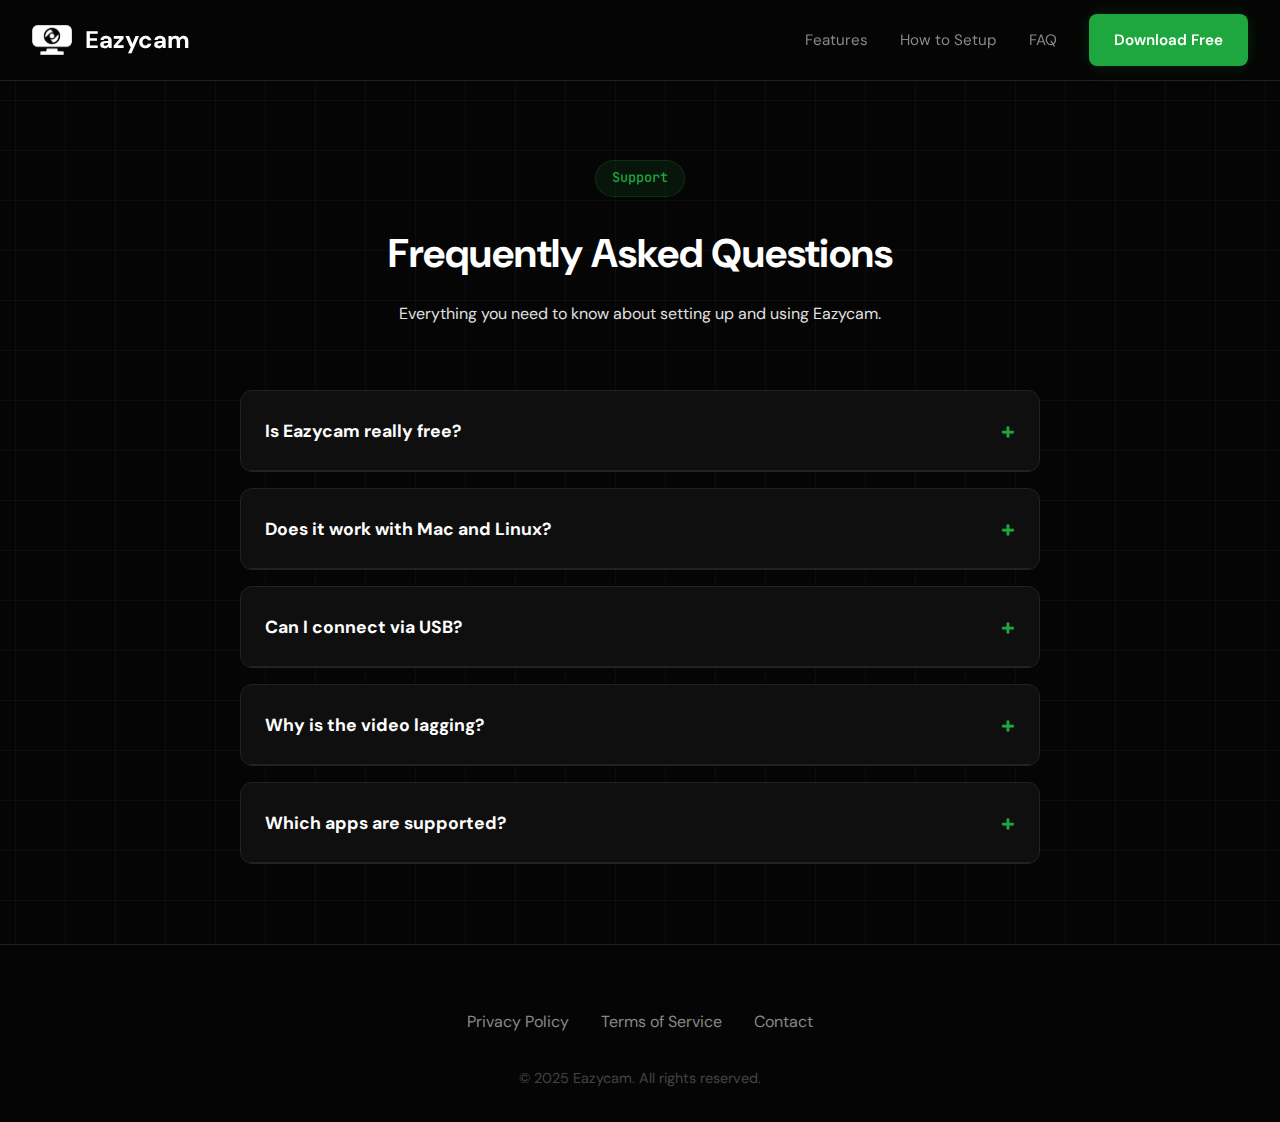
<file: faq.html>
<!DOCTYPE html>
<html lang="en">

<head>
    <meta charset="UTF-8">
    <meta name="viewport" content="width=device-width, initial-scale=1.0">
    <title>Eazycam | FAQ</title>
    <meta name="description"
        content="Frequently Asked Questions about Eazycam. Learn how to transform your smartphone into a high-quality webcam.">

    <!-- Open Graph / Facebook -->
    <meta property="og:type" content="website">
    <meta property="og:url" content="https://eazycam.github.io/home/faq.html">
    <meta property="og:title" content="Frequently Asked Questions - Eazycam">
    <meta property="og:description"
        content="Find answers to common questions about Eazycam, setup, and troubleshooting.">
    <meta property="og:image" content="https://eazycam.github.io/home/assets/eazycam.png">

    <!-- Twitter -->
    <meta property="twitter:card" content="summary_large_image">
    <meta property="twitter:url" content="https://eazycam.github.io/home/faq.html">
    <meta property="twitter:title" content="Frequently Asked Questions - Eazycam">
    <meta property="twitter:description"
        content="Find answers to common questions about Eazycam, setup, and troubleshooting.">
    <meta property="twitter:image" content="https://eazycam.github.io/home/assets/eazycam.png">

    <link rel="preconnect" href="https://fonts.googleapis.com">
    <link rel="preconnect" href="https://fonts.gstatic.com" crossorigin>
    <link rel="icon" type="image/x-icon" href="assets/favicon.ico">
    <link
        href="https://fonts.googleapis.com/css2?family=DM+Sans:wght@400;500;700&family=JetBrains+Mono:wght@400&display=swap"
        rel="stylesheet">
    <style>
        :root {
            --primary: #1EA73F;
            --primary-glow: rgba(30, 167, 63, 0.4);
            --bg: #050505;
            --surface: #0f0f0f;
            --surface-hover: #141414;
            --border: #222;
            --text: #e0e0e0;
            --text-muted: #888;
        }

        * {
            margin: 0;
            padding: 0;
            box-sizing: border-box;
            scroll-behavior: smooth;
        }

        body {
            font-family: "DM Sans", sans-serif;
            background: var(--bg);
            color: var(--text);
            line-height: 1.6;
            overflow-x: hidden;
            background-image:
                linear-gradient(rgba(255, 255, 255, 0.03) 1px, transparent 1px),
                linear-gradient(90deg, rgba(255, 255, 255, 0.03) 1px, transparent 1px);
            background-size: 50px 50px;
            background-position: center top;
        }

        /* Utilities */
        .container {
            max-width: 1280px;
            margin: 0 auto;
            padding: 0 2rem;
        }

        .text-gradient {
            background: linear-gradient(135deg, #fff 0%, var(--primary) 100%);
            background-clip: text;
            -webkit-background-clip: text;
            -webkit-text-fill-color: transparent;
        }

        .badge {
            display: inline-flex;
            align-items: center;
            padding: 0.4rem 1rem;
            background: rgba(30, 167, 63, 0.1);
            border: 1px solid rgba(30, 167, 63, 0.2);
            color: var(--primary);
            border-radius: 100px;
            font-size: 0.85rem;
            font-weight: 500;
            margin-bottom: 1.5rem;
            font-family: 'JetBrains Mono', monospace;
        }

        /* Header */
        header {
            position: fixed;
            top: 0;
            width: 100%;
            z-index: 1000;
            background: rgba(5, 5, 5, 0.8);
            backdrop-filter: blur(12px);
            border-bottom: 1px solid var(--border);
        }

        nav {
            height: 80px;
            display: flex;
            justify-content: space-between;
            align-items: center;
        }

        .logo {
            display: flex;
            align-items: center;
            gap: 0.8rem;
            font-weight: 700;
            font-size: 1.5rem;
            color: #fff;
            text-decoration: none;
        }

        .logo img {
            width: 40px;
            height: 30px;
        }

        .nav-links {
            display: flex;
            gap: 2rem;
            list-style: none;
            align-items: center;
        }

        .nav-links a {
            color: var(--text-muted);
            text-decoration: none;
            font-size: 0.95rem;
            transition: color 0.3s;
        }

        .nav-links a:hover {
            color: #fff;
        }

        .btn {
            padding: 0.8rem 1.5rem;
            border-radius: 8px;
            font-weight: 600;
            text-decoration: none;
            transition: all 0.3s;
            display: inline-flex;
            align-items: center;
            gap: 0.5rem;
            font-size: 0.95rem;
        }

        .btn-primary {
            background: var(--primary);
            color: #fff;
            box-shadow: 0 0 20px rgba(30, 167, 63, 0.2);
            border: 1px solid transparent;
        }

        .btn-primary:hover {
            background: #17903a;
            transform: translateY(-2px);
            box-shadow: 0 0 30px rgba(30, 167, 63, 0.4);
        }

        /* FAQ specific styles */
        .faq-section {
            padding-top: 160px;
            padding-bottom: 80px;
            min-height: 80vh;
        }

        .section-header {
            text-align: center;
            max-width: 700px;
            margin: 0 auto 4rem;
        }

        .section-header h2 {
            font-size: 2.5rem;
            margin-bottom: 1rem;
            color: #fff;
        }

        .faq-grid {
            max-width: 800px;
            margin: 0 auto;
            display: flex;
            flex-direction: column;
            gap: 1rem;
        }

        .faq-item {
            background: var(--surface);
            border: 1px solid var(--border);
            border-radius: 12px;
            overflow: hidden;
            transition: all 0.3s ease;
        }

        .faq-item:hover {
            border-color: var(--primary);
            background: var(--surface-hover);
        }

        .faq-item.active {
            border-color: var(--primary);
            background: var(--surface-hover);
            box-shadow: 0 10px 30px -10px rgba(0, 0, 0, 0.5);
        }

        .faq-question {
            width: 100%;
            padding: 1.5rem;
            display: flex;
            justify-content: space-between;
            align-items: center;
            background: none;
            border: none;
            color: #fff;
            font-weight: 700;
            font-size: 1.1rem;
            cursor: pointer;
            text-align: left;
            font-family: inherit;
        }

        .faq-question .icon {
            font-size: 1.5rem;
            color: var(--primary);
            transition: transform 0.3s;
        }

        .faq-item.active .faq-question .icon {
            transform: rotate(45deg);
        }

        .faq-answer-wrapper {
            display: grid;
            grid-template-rows: 0fr;
            transition: grid-template-rows 0.25s cubic-bezier(0.4, 0, 0.2, 1);
        }

        .faq-item.active .faq-answer-wrapper {
            grid-template-rows: 1fr;
        }

        .faq-answer {
            overflow: hidden;
            min-height: 0;
            border-top: 1px solid var(--border);
        }

        .faq-answer p {
            padding: 1.5rem;
            /* Match question padding for alignment */
            color: var(--text-muted);
            font-size: 0.95rem;
        }

        @keyframes fadeIn {
            from {
                opacity: 0;
                transform: translateY(-10px);
            }

            to {
                opacity: 1;
                transform: translateY(0);
            }
        }

        /* Footer */
        footer {
            padding: 4rem 0 2rem;
            border-top: 1px solid var(--border);
            background: #050505;
            text-align: center;
        }

        .footer-links {
            display: flex;
            justify-content: center;
            gap: 2rem;
            margin-bottom: 2rem;
            flex-wrap: wrap;
        }

        .footer-links a {
            color: var(--text-muted);
            text-decoration: none;
        }

        .footer-links a:hover {
            color: var(--primary);
        }

        .copyright {
            color: #444;
            font-size: 0.9rem;
        }

        /* Mobile Menu Button */
        .mobile-menu-btn {
            display: none;
            flex-direction: column;
            gap: 6px;
            cursor: pointer;
            z-index: 1001;
        }

        .mobile-menu-btn span {
            width: 25px;
            height: 2px;
            background: #fff;
            transition: 0.3s;
        }

        /* Hamburger Animation */
        .mobile-menu-btn.active span:nth-child(1) {
            transform: translateY(8px) rotate(45deg);
        }

        .mobile-menu-btn.active span:nth-child(2) {
            opacity: 0;
        }

        .mobile-menu-btn.active span:nth-child(3) {
            transform: translateY(-8px) rotate(-45deg);
        }

        /* Mobile Menu Overlay */
        .mobile-menu {
            position: fixed;
            top: 80px;
            left: 0;
            width: 100%;
            height: calc(100vh - 80px);
            background: rgba(5, 5, 5, 0.95);
            backdrop-filter: blur(20px);
            display: flex;
            flex-direction: column;
            align-items: center;
            justify-content: center;
            gap: 2rem;
            transform: translateY(-100%);
            opacity: 0;
            transition: 0.4s cubic-bezier(0.16, 1, 0.3, 1);
            z-index: 999;
        }

        .mobile-menu.active {
            transform: translateY(0);
            opacity: 1;
        }

        .mobile-menu a {
            font-size: 1.5rem;
            color: #fff;
            text-decoration: none;
            font-weight: 700;
            opacity: 0;
            transform: translateY(20px);
            transition: 0.3s;
        }

        .mobile-menu.active a {
            opacity: 1;
            transform: translateY(0);
        }

        /* Links animation */
        .mobile-menu.active a {
            transition-delay: 0.2s;
        }

        .mobile-menu .btn-primary {
            font-size: 1.2rem;
            padding: 1rem 2rem;
        }

        /* Responsive */
        @media (max-width: 900px) {
            .nav-links {
                display: none;
            }

            .mobile-menu-btn {
                display: flex;
            }
        }
    </style>
</head>

<body>

    <div id="navbar-placeholder"></div>

    <section class="faq-section">
        <div class="container">
            <div class="section-header">
                <span class="badge">Support</span>
                <h2>Frequently Asked Questions</h2>
                <p>Everything you need to know about setting up and using Eazycam.</p>
            </div>

            <div class="faq-grid">
                <div class="faq-item">
                    <button class="faq-question">
                        Is Eazycam really free?
                        <span class="icon">+</span>
                    </button>
                    <div class="faq-answer-wrapper">
                        <div class="faq-answer">
                            <p>Yes! Eazycam is free for personal use. You can use it for Zoom, Discord, OBS, and other
                                applications without any watermarks or time limits.</p>
                        </div>
                    </div>
                </div>

                <div class="faq-item">
                    <button class="faq-question">
                        Does it work with Mac and Linux?
                        <span class="icon">+</span>
                    </button>
                    <div class="faq-answer-wrapper">
                        <div class="faq-answer">
                            <p>Currently, the Eazycam desktop client is available for Windows 10/11. Support for macOS
                                and Linux is on our roadmap and will be released soon.</p>
                        </div>
                    </div>
                </div>

                <div class="faq-item">
                    <button class="faq-question">
                        Can I connect via USB?
                        <span class="icon">+</span>
                    </button>
                    <div class="faq-answer-wrapper">
                        <div class="faq-answer">
                            <p>Absolutely. USB connection provides the lowest latency and most stable connection. Simply
                                enable USB Debugging on your Android device and connect it to your PC.</p>
                        </div>
                    </div>
                </div>

                <div class="faq-item">
                    <button class="faq-question">
                        Why is the video lagging?
                        <span class="icon">+</span>
                    </button>
                    <div class="faq-answer-wrapper">
                        <div class="faq-answer">
                            <p>Lag is usually caused by network interface/interference on WiFi. For best results, use a
                                5GHz band WiFi or connect via USB cable. Also ensure your PC meets the minimum
                                requirements.</p>
                        </div>
                    </div>
                </div>

                <div class="faq-item">
                    <button class="faq-question">
                        Which apps are supported?
                        <span class="icon">+</span>
                    </button>
                    <div class="faq-answer-wrapper">
                        <div class="faq-answer">
                            <p>Eazycam creates a virtual webcam device that works with almost any Windows application
                                like Zoom, Microsoft Teams, Discord, Skype, OBS Studio, Slack, and Google Meet.</p>
                        </div>
                    </div>
                </div>
            </div>
        </div>
    </section>

    <div id="footer-placeholder"></div>

    <script src="assets/components.js"></script>
    <script>

        const faqItems = document.querySelectorAll('.faq-item');

        faqItems.forEach(item => {
            const question = item.querySelector('.faq-question');
            question.addEventListener('click', () => {
                const isActive = item.classList.contains('active');

                faqItems.forEach(otherItem => {
                    otherItem.classList.remove('active');
                });

                if (!isActive) {
                    item.classList.add('active');
                }
            });
        });
    </script>
</body>

</html>
</file>
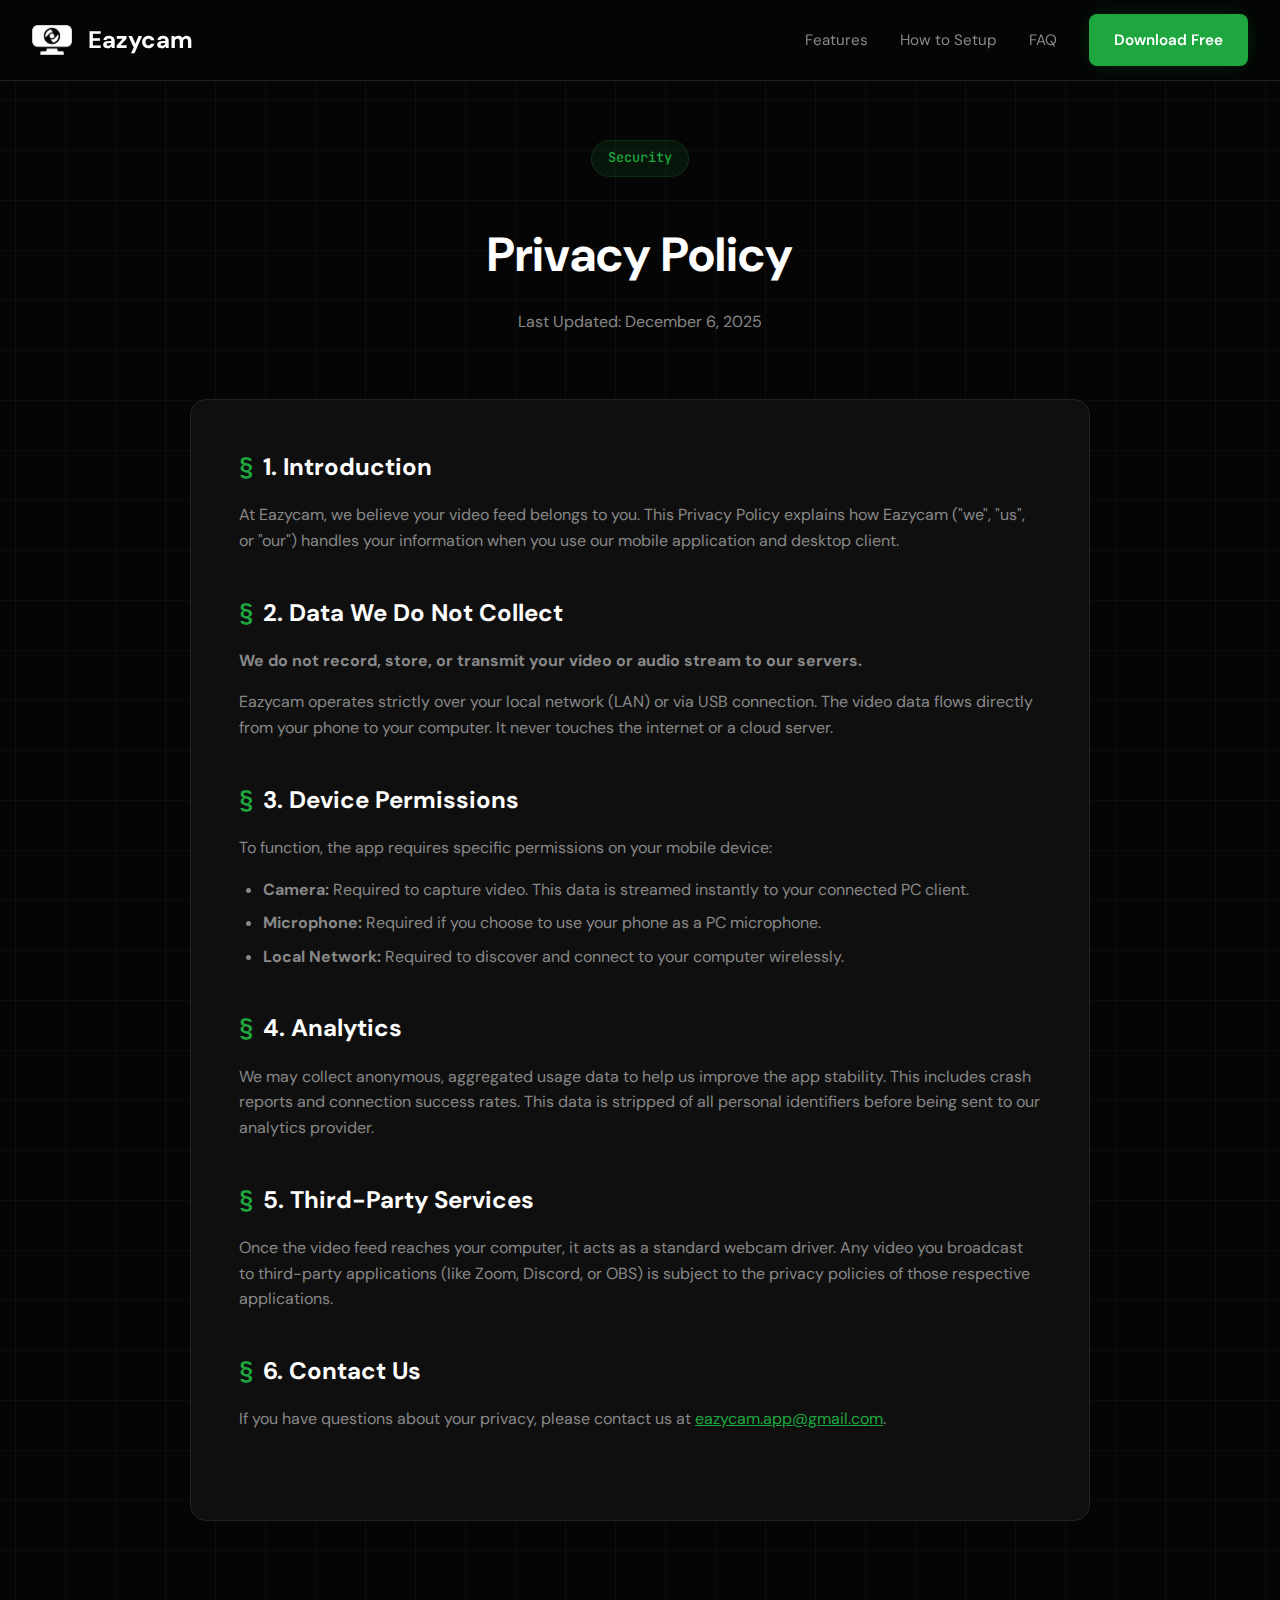
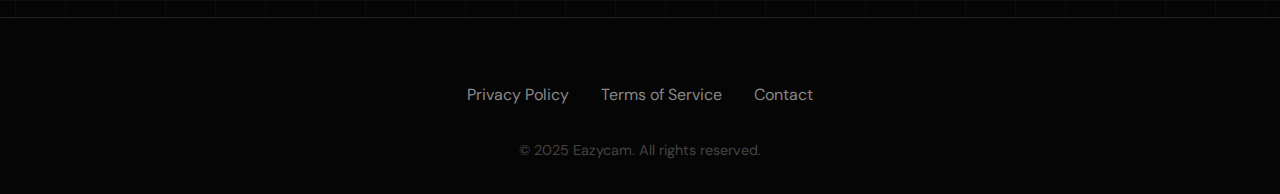
<file: privacy.html>
<!DOCTYPE html>
<html lang="en">

<head>
    <meta charset="UTF-8">
    <meta name="viewport" content="width=device-width, initial-scale=1.0">
    <title>Privacy Policy - Eazycam</title>
    <meta name="description" content="Privacy Policy for Eazycam. Learn how we handle your data.">


    <meta property="og:type" content="website">
    <meta property="og:url" content="https://eazycam.github.io/home/privacy.html">
    <meta property="og:title" content="Privacy Policy - Eazycam">
    <meta property="og:description" content="Read about how Eazycam protects your data and privacy.">
    <meta property="og:image" content="https://eazycam.github.io/home/assets/eazycam.png">


    <meta property="twitter:card" content="summary_large_image">
    <meta property="twitter:url" content="https://eazycam.github.io/home/privacy.html">
    <meta property="twitter:title" content="Privacy Policy - Eazycam">
    <meta property="twitter:description" content="Read about how Eazycam protects your data and privacy.">
    <meta property="twitter:image" content="https://eazycam.github.io/home/assets/eazycam.png">

    <link rel="preconnect" href="https://fonts.googleapis.com">
    <link rel="preconnect" href="https://fonts.gstatic.com" crossorigin>
    <link
        href="https://fonts.googleapis.com/css2?family=DM+Sans:wght@400;500;700&family=JetBrains+Mono:wght@400&display=swap"
        rel="stylesheet">
    <link rel="icon" type="image/x-icon" href="assets/favicon.ico">
    <link rel="stylesheet" href="assets/styles.css">
    <style>
        .legal-section {
            padding-top: 140px;
            padding-bottom: 6rem;
            min-height: 80vh;
        }

        .page-header {
            text-align: center;
            margin-bottom: 4rem;
        }

        .page-header h1 {
            font-size: 3rem;
            color: #fff;
            margin: 1rem 0;
        }

        .page-header p {
            color: var(--text-muted);
        }

        .legal-container {
            max-width: 900px;
            margin: 0 auto;
            background: var(--surface);
            border: 1px solid var(--border);
            border-radius: 16px;
            padding: 3rem;
            position: relative;
            overflow: hidden;
        }


        .legal-container::before {
            content: '';
            position: absolute;
            top: 0;
            left: 0;
            width: 100%;
            height: 100%;
            background: radial-gradient(800px circle at var(--mouse-x) var(--mouse-y), rgba(30, 167, 63, 0.03), transparent 40%);
            z-index: 1;
            opacity: 1;
        }

        .legal-container:hover {
            border-color: rgba(30, 167, 63, 0.3);
        }

        .content-wrapper {
            position: relative;
            z-index: 2;
        }

        .legal-block {
            margin-bottom: 2.5rem;
        }

        .legal-block h2 {
            color: #fff;
            font-size: 1.5rem;
            margin-bottom: 1rem;
            display: flex;
            align-items: center;
            gap: 10px;
        }

        .legal-block h2::before {
            content: '§';
            color: var(--primary);
            font-family: 'JetBrains Mono';
        }

        .legal-block p {
            margin-bottom: 1rem;
            color: var(--text-muted);
        }

        .legal-block ul {
            padding-left: 1.5rem;
            color: var(--text-muted);
        }

        .legal-block li {
            margin-bottom: 0.5rem;
        }

        @media (max-width: 900px) {
            .legal-container {
                padding: 1.5rem;
            }
        }
    </style>
</head>

<body>

    <div id="navbar-placeholder"></div>

    <section class="legal-section">
        <div class="container">
            <div class="page-header">
                <span class="badge">Security</span>
                <h1>Privacy Policy</h1>
                <p>Last Updated: December 6, 2025</p>
            </div>

            <div class="legal-container" id="legal-card">
                <div class="content-wrapper">
                    <div class="legal-block">
                        <h2>1. Introduction</h2>
                        <p>At Eazycam, we believe your video feed belongs to you. This Privacy Policy explains how
                            Eazycam ("we", "us", or "our") handles your information when you use our mobile application
                            and desktop client.</p>
                    </div>

                    <div class="legal-block">
                        <h2>2. Data We Do Not Collect</h2>
                        <p><strong>We do not record, store, or transmit your video or audio stream to our
                                servers.</strong></p>
                        <p>Eazycam operates strictly over your local network (LAN) or via USB connection. The video data
                            flows directly from your phone to your computer. It never touches the internet or a cloud
                            server.</p>
                    </div>

                    <div class="legal-block">
                        <h2>3. Device Permissions</h2>
                        <p>To function, the app requires specific permissions on your mobile device:</p>
                        <ul>
                            <li><strong>Camera:</strong> Required to capture video. This data is streamed instantly to
                                your connected PC client.</li>
                            <li><strong>Microphone:</strong> Required if you choose to use your phone as a PC
                                microphone.</li>
                            <li><strong>Local Network:</strong> Required to discover and connect to your computer
                                wirelessly.</li>
                        </ul>
                    </div>

                    <div class="legal-block">
                        <h2>4. Analytics</h2>
                        <p>We may collect anonymous, aggregated usage data to help us improve the app stability. This
                            includes crash reports and connection success rates. This data is stripped of all personal
                            identifiers before being sent to our analytics provider.</p>
                    </div>

                    <div class="legal-block">
                        <h2>5. Third-Party Services</h2>
                        <p>Once the video feed reaches your computer, it acts as a standard webcam driver. Any video you
                            broadcast to third-party applications (like Zoom, Discord, or OBS) is subject to the privacy
                            policies of those respective applications.</p>
                    </div>

                    <div class="legal-block">
                        <h2>6. Contact Us</h2>
                        <p>If you have questions about your privacy, please contact us at <a
                                href="mailto:eazycam.app@gmail.com"
                                style="color:var(--primary)">eazycam.app@gmail.com</a>.
                        </p>
                    </div>
                </div>
            </div>
        </div>
    </section>

    <div id="footer-placeholder"></div>

    <script src="assets/components.js"></script>
    <script>
        const card = document.getElementById('legal-card');
        if (card) {
            card.addEventListener('mousemove', e => {
                const rect = card.getBoundingClientRect();
                const x = e.clientX - rect.left;
                const y = e.clientY - rect.top;
                card.style.setProperty('--mouse-x', `${x}px`);
                card.style.setProperty('--mouse-y', `${y}px`);
            });
        }
    </script>
</body>

</html>
</file>
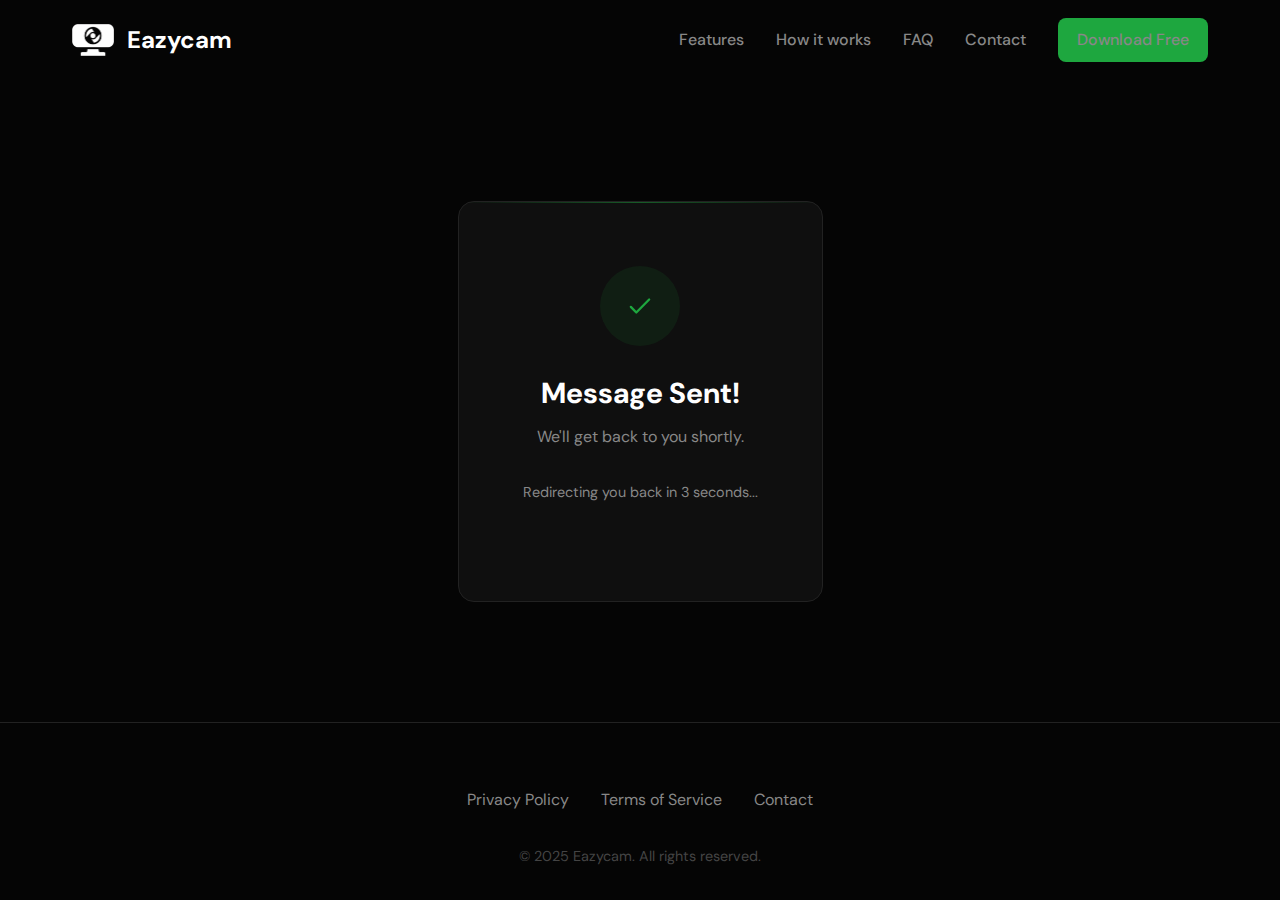
<file: success.html>
<!DOCTYPE html>
<html lang="en">

<head>
    <meta charset="UTF-8">
    <meta name="viewport" content="width=device-width, initial-scale=1.0">
    <title>Message Sent - Eazycam</title>
    <link rel="preconnect" href="https://fonts.googleapis.com">
    <link rel="preconnect" href="https://fonts.gstatic.com" crossorigin>
    <link
        href="https://fonts.googleapis.com/css2?family=DM+Sans:wght@400;500;700&family=JetBrains+Mono:wght@400&display=swap"
        rel="stylesheet">
    <style>
        :root {
            --primary: #1EA73F;
            --bg: #050505;
            --surface: #0f0f0f;
            --surface-hover: #141414;
            --border: #222;
            --text: #e0e0e0;
            --text-muted: #888;
        }

        * {
            margin: 0;
            padding: 0;
            box-sizing: border-box;
            font-family: 'DM Sans', sans-serif;
        }

        body {
            background-color: var(--bg);
            color: var(--text);
            line-height: 1.6;
            min-height: 100vh;
            display: flex;
            flex-direction: column;
        }

        /* Header Styles from contact.html */
        nav {
            height: 80px;
            display: flex;
            justify-content: space-between;
            align-items: center;
        }

        .container {
            max-width: 1200px;
            margin: 0 auto;
            padding: 0 2rem;
        }

        .logo {
            display: flex;
            align-items: center;
            gap: 0.8rem;
            font-weight: 700;
            font-size: 1.5rem;
            color: #fff;
            text-decoration: none;
        }

        .logo img {
            height: 32px;
            width: auto;
        }

        .nav-links {
            display: flex;
            gap: 2rem;
            align-items: center;
        }

        .nav-links a {
            color: var(--text-muted);
            text-decoration: none;
            font-weight: 500;
            transition: 0.3s;
        }

        .nav-links a:hover,
        .nav-links a.active {
            color: #fff;
        }

        .btn-primary {
            background: var(--primary);
            color: #fff;
            padding: 0.6rem 1.2rem;
            border-radius: 8px;
            font-weight: 500;
            text-decoration: none;
            transition: 0.3s;
            cursor: pointer;
            border: none;
        }

        .btn-primary:hover {
            background: #17903a;
            box-shadow: 0 0 20px rgba(30, 167, 63, 0.4);
        }

        /* Success Message Styles */
        .success-section {
            flex: 1;
            display: flex;
            align-items: center;
            justify-content: center;
            padding: 4rem 0;
        }

        .success-card {
            background: var(--surface);
            border: 1px solid var(--border);
            border-radius: 16px;
            padding: 4rem;
            text-align: center;
            max-width: 500px;
            width: 100%;
            position: relative;
            overflow: hidden;
        }

        .success-card::before {
            content: '';
            position: absolute;
            top: 0;
            left: 0;
            width: 100%;
            height: 1px;
            background: linear-gradient(90deg, transparent, rgba(30, 167, 63, 0.5), transparent);
        }

        .checkmark-circle {
            width: 80px;
            height: 80px;
            background: rgba(30, 167, 63, 0.1);
            border-radius: 50%;
            display: flex;
            align-items: center;
            justify-content: center;
            margin: 0 auto 1.5rem;
        }

        .checkmark-circle svg {
            width: 40px;
            height: 40px;
            stroke: var(--primary);
            stroke-width: 3;
            fill: none;
            stroke-linecap: round;
            stroke-linejoin: round;
            animation: stroke 0.6s cubic-bezier(0.65, 0, 0.45, 1) forwards;
        }

        .success-card h3 {
            font-size: 1.8rem;
            margin-bottom: 0.5rem;
            color: #fff;
        }

        .success-card p {
            color: var(--text-muted);
            margin-bottom: 2rem;
        }

        .redirect-text {
            font-size: 0.9rem;
            color: var(--text-muted);
        }

        @keyframes stroke {
            100% {
                stroke-dashoffset: 0;
            }
        }

        /* Footer */
        footer {
            padding: 4rem 0 2rem;
            border-top: 1px solid var(--border);
            background: #050505;
            text-align: center;
            margin-top: auto;
        }

        .footer-links {
            display: flex;
            justify-content: center;
            gap: 2rem;
            margin-bottom: 2rem;
        }

        .footer-links a {
            color: var(--text-muted);
            text-decoration: none;
            transition: 0.3s;
        }

        .footer-links a:hover {
            color: var(--primary);
        }

        .copyright {
            color: #444;
            font-size: 0.9rem;
        }
    </style>
</head>

<body>

    <header>
        <div class="container">
            <nav>
                <a href="index.html" class="logo">
                    <img src="assets/logo.png" alt="Logo">
                    Eazycam
                </a>
                <div class="nav-links">
                    <a href="index.html#features">Features</a>
                    <a href="index.html#how-it-works">How it works</a>
                    <a href="faq.html">FAQ</a>
                    <a href="contact.html">Contact</a>
                    <a href="index.html#download" class="btn-primary">Download Free</a>
                </div>
            </nav>
        </div>
    </header>

    <section class="success-section">
        <div class="container">
            <div class="success-card">
                <div class="checkmark-circle">
                    <svg viewBox="0 0 52 52">
                        <path d="M14.1 27.2l7.1 7.2 16.7-16.8" />
                    </svg>
                </div>
                <h3>Message Sent!</h3>
                <p>We'll get back to you shortly.</p>
                <p class="redirect-text">Redirecting you back in <span id="countdown">3</span> seconds...</p>
            </div>
        </div>
    </section>

    <footer>
        <div class="container">
            <div class="footer-links">
                <a href="privacy.html">Privacy Policy</a>
                <a href="terms.html">Terms of Service</a>
                <a href="contact.html">Contact</a>
            </div>
            <p class="copyright">© 2025 Eazycam. All rights reserved.</p>
        </div>
    </footer>

    <script>
        // Auto Redirect
        let seconds = 3;
        const countdownEl = document.getElementById('countdown');

        const timer = setInterval(() => {
            seconds--;
            countdownEl.textContent = seconds;

            if (seconds <= 0) {
                clearInterval(timer);
                window.location.href = 'contact.html';
            }
        }, 1000);
    </script>
</body>

</html>
</file>
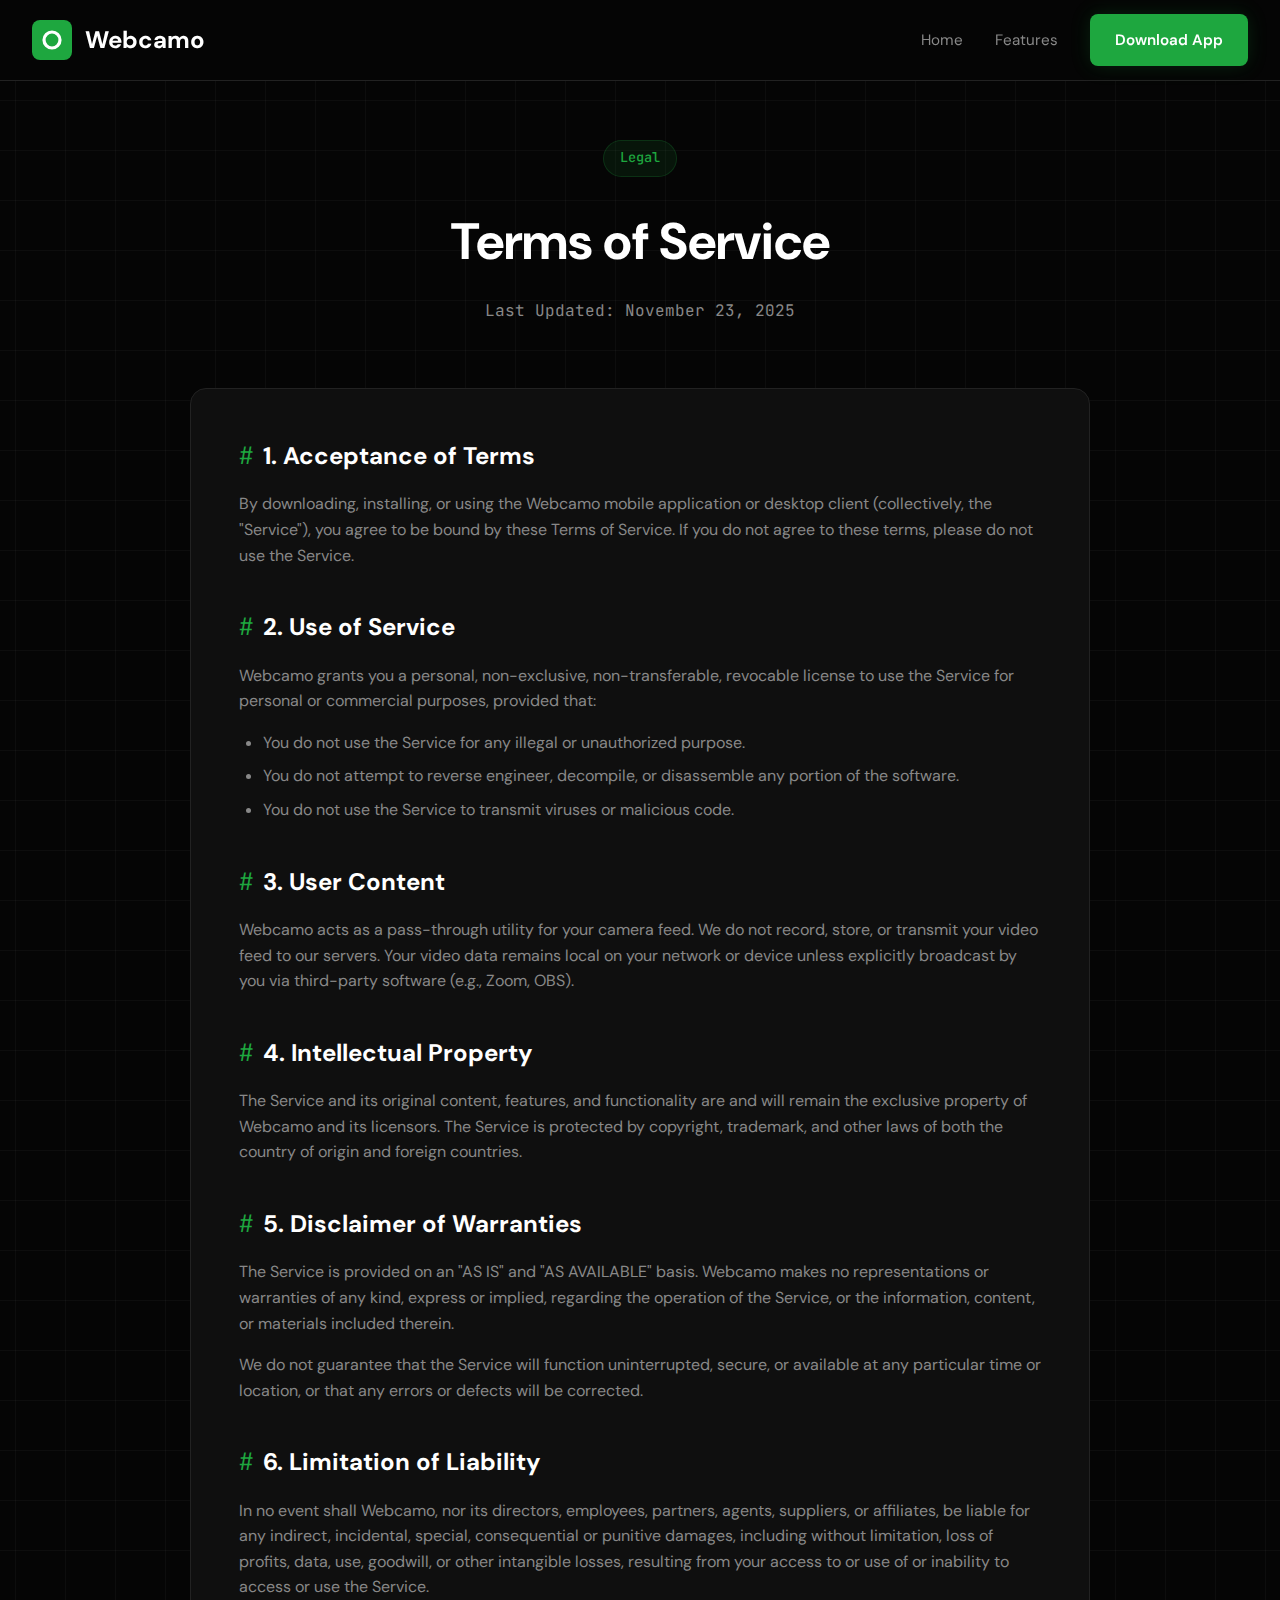
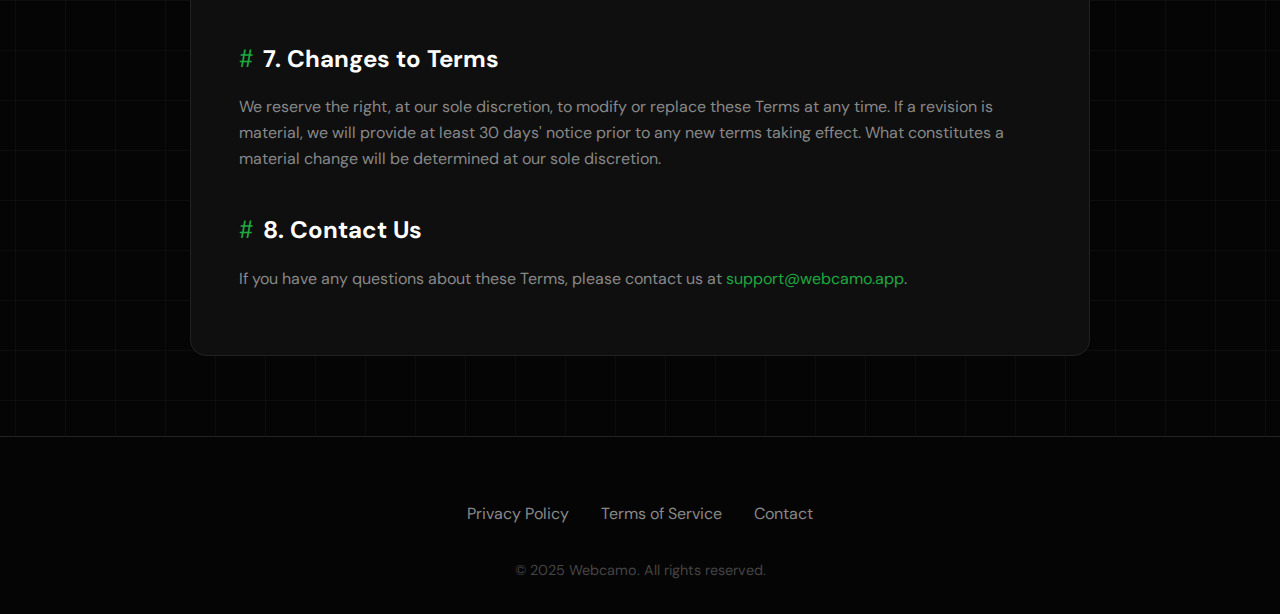
<file: terms.html>
<!DOCTYPE html>
<html lang="en">
<head>
    <meta charset="UTF-8">
    <meta name="viewport" content="width=device-width, initial-scale=1.0">
    <title>Terms of Service - Webcamo</title>
    <meta name="description" content="Terms of Service and usage guidelines for Webcamo.">
    <link rel="preconnect" href="https://fonts.googleapis.com">
    <link rel="preconnect" href="https://fonts.gstatic.com" crossorigin>
    <link href="https://fonts.googleapis.com/css2?family=DM+Sans:wght@400;500;700&family=JetBrains+Mono:wght@400&display=swap" rel="stylesheet">
    <style>
        :root {
            --primary: #1EA73F;
            --primary-glow: rgba(30, 167, 63, 0.4);
            --bg: #050505;
            --surface: #0f0f0f;
            --surface-hover: #141414;
            --border: #222;
            --text: #e0e0e0;
            --text-muted: #888;
        }

        * { margin: 0; padding: 0; box-sizing: border-box; scroll-behavior: smooth; }

        body {
            font-family: "DM Sans", sans-serif;
            background: var(--bg);
            color: var(--text);
            line-height: 1.6;
            overflow-x: hidden;
            background-image: 
                linear-gradient(rgba(255, 255, 255, 0.03) 1px, transparent 1px), 
                linear-gradient(90deg, rgba(255, 255, 255, 0.03) 1px, transparent 1px);
            background-size: 50px 50px;
            background-position: center top;
            min-height: 100vh;
            display: flex;
            flex-direction: column;
        }

        /* Utilities */
        .container { max-width: 1280px; margin: 0 auto; padding: 0 2rem; }
        
        .badge {
            display: inline-flex;
            align-items: center;
            padding: 0.4rem 1rem;
            background: rgba(30, 167, 63, 0.1);
            border: 1px solid rgba(30, 167, 63, 0.2);
            color: var(--primary);
            border-radius: 100px;
            font-size: 0.85rem;
            font-weight: 500;
            margin-bottom: 1.5rem;
            font-family: 'JetBrains Mono', monospace;
        }

        /* Header */
        header {
            position: fixed;
            top: 0;
            width: 100%;
            z-index: 1000;
            background: rgba(5, 5, 5, 0.8);
            backdrop-filter: blur(12px);
            border-bottom: 1px solid var(--border);
        }

        nav {
            height: 80px;
            display: flex;
            justify-content: space-between;
            align-items: center;
        }

        .logo {
            display: flex;
            align-items: center;
            gap: 0.8rem;
            font-weight: 700;
            font-size: 1.5rem;
            color: #fff;
            text-decoration: none;
        }

        .logo img { width: 40px; height: 40px; }

        .nav-links {
            display: flex;
            gap: 2rem;
            list-style: none;
            align-items: center;
        }

        .nav-links a {
            color: var(--text-muted);
            text-decoration: none;
            font-size: 0.95rem;
            transition: color 0.3s;
        }

        .nav-links a:hover { color: #fff; }

        .btn {
            padding: 0.8rem 1.5rem;
            border-radius: 8px;
            font-weight: 600;
            text-decoration: none;
            transition: all 0.3s;
            display: inline-flex;
            align-items: center;
            gap: 0.5rem;
            font-size: 0.95rem;
        }

        .btn-primary {
            background: var(--primary);
            color: #fff;
            box-shadow: 0 0 20px rgba(30, 167, 63, 0.2);
            border: 1px solid transparent;
        }

        .btn-primary:hover {
            background: #17903a;
            transform: translateY(-2px);
            box-shadow: 0 0 30px rgba(30, 167, 63, 0.4);
        }

        /* Legal Page Specific Styles */
        .legal-section {
            padding-top: 140px;
            padding-bottom: 80px;
            flex: 1;
        }

        .page-header {
            text-align: center;
            margin-bottom: 4rem;
        }

        .page-header h1 {
            font-size: clamp(2rem, 4vw, 3.5rem);
            font-weight: 700;
            margin-bottom: 1rem;
            color: #fff;
        }

        .page-header p {
            color: var(--text-muted);
            font-family: 'JetBrains Mono', monospace;
        }

        .legal-container {
            background: var(--surface);
            border: 1px solid var(--border);
            border-radius: 16px;
            padding: 3rem;
            max-width: 900px;
            margin: 0 auto;
            position: relative;
            overflow: hidden;
            transition: border-color 0.3s;
        }

        /* Reuse the glow effect from the main site */
        .legal-container::before {
            content: '';
            position: absolute;
            top: 0; left: 0; width: 100%; height: 100%;
            background: radial-gradient(800px circle at var(--mouse-x) var(--mouse-y), rgba(30, 167, 63, 0.06), transparent 40%);
            z-index: 1;
            opacity: 0;
            transition: opacity 0.5s;
            pointer-events: none;
        }
        .legal-container:hover::before { opacity: 1; }
        .legal-container:hover { border-color: rgba(30, 167, 63, 0.3); }

        .content-wrapper {
            position: relative;
            z-index: 2;
        }

        .legal-block { margin-bottom: 2.5rem; }
        .legal-block:last-child { margin-bottom: 0; }

        .legal-block h2 {
            color: #fff;
            font-size: 1.5rem;
            margin-bottom: 1rem;
            display: flex;
            align-items: center;
            gap: 10px;
        }

        .legal-block h2::before {
            content: '#';
            color: var(--primary);
            font-family: 'JetBrains Mono', monospace;
            font-weight: 400;
        }

        .legal-block p { margin-bottom: 1rem; color: var(--text-muted); }
        
        .legal-block ul {
            margin-bottom: 1rem;
            padding-left: 1.5rem;
            color: var(--text-muted);
        }
        
        .legal-block li { margin-bottom: 0.5rem; }
        
        .legal-block a {
            color: var(--primary);
            text-decoration: none;
            border-bottom: 1px solid transparent;
            transition: 0.2s;
        }

        .legal-block a:hover { border-bottom-color: var(--primary); }

        /* Footer */
        footer {
            padding: 4rem 0 2rem;
            border-top: 1px solid var(--border);
            background: #050505;
            text-align: center;
            margin-top: auto;
        }

        .footer-links {
            display: flex;
            justify-content: center;
            gap: 2rem;
            margin-bottom: 2rem;
            flex-wrap: wrap;
        }

        .footer-links a { color: var(--text-muted); text-decoration: none; }
        .footer-links a:hover { color: var(--primary); }
        .copyright { color: #444; font-size: 0.9rem; }

        @media (max-width: 768px) {
            .legal-container { padding: 1.5rem; }
            .nav-links { display: none; }
        }
    </style>
</head>
<body>

    <header>
        <div class="container">
            <nav>
                <a href="index.html" class="logo">
                    <img src="data:image/svg+xml,%3Csvg xmlns='http://www.w3.org/2000/svg' viewBox='0 0 100 100'%3E%3Crect width='100' height='100' rx='20' fill='%231EA73F'/%3E%3Ccircle cx='50' cy='50' r='20' fill='none' stroke='white' stroke-width='8'/%3E%3C/svg%3E" alt="Logo">
                    Webcamo
                </a>
                <ul class="nav-links">
                    <li><a href="index.html">Home</a></li>
                    <li><a href="index.html#features">Features</a></li>
                    <li><a href="index.html#download" class="btn btn-primary" style="color: white;">Download App</a></li>
                </ul>
            </nav>
        </div>
    </header>

    <section class="legal-section">
        <div class="container">
            <div class="page-header">
                <span class="badge">Legal</span>
                <h1>Terms of Service</h1>
                <p>Last Updated: November 23, 2025</p>
            </div>

            <div class="legal-container" id="legal-card">
                <div class="content-wrapper">
                    <div class="legal-block">
                        <h2>1. Acceptance of Terms</h2>
                        <p>By downloading, installing, or using the Webcamo mobile application or desktop client (collectively, the "Service"), you agree to be bound by these Terms of Service. If you do not agree to these terms, please do not use the Service.</p>
                    </div>

                    <div class="legal-block">
                        <h2>2. Use of Service</h2>
                        <p>Webcamo grants you a personal, non-exclusive, non-transferable, revocable license to use the Service for personal or commercial purposes, provided that:</p>
                        <ul>
                            <li>You do not use the Service for any illegal or unauthorized purpose.</li>
                            <li>You do not attempt to reverse engineer, decompile, or disassemble any portion of the software.</li>
                            <li>You do not use the Service to transmit viruses or malicious code.</li>
                        </ul>
                    </div>

                    <div class="legal-block">
                        <h2>3. User Content</h2>
                        <p>Webcamo acts as a pass-through utility for your camera feed. We do not record, store, or transmit your video feed to our servers. Your video data remains local on your network or device unless explicitly broadcast by you via third-party software (e.g., Zoom, OBS).</p>
                    </div>

                    <div class="legal-block">
                        <h2>4. Intellectual Property</h2>
                        <p>The Service and its original content, features, and functionality are and will remain the exclusive property of Webcamo and its licensors. The Service is protected by copyright, trademark, and other laws of both the country of origin and foreign countries.</p>
                    </div>

                    <div class="legal-block">
                        <h2>5. Disclaimer of Warranties</h2>
                        <p>The Service is provided on an "AS IS" and "AS AVAILABLE" basis. Webcamo makes no representations or warranties of any kind, express or implied, regarding the operation of the Service, or the information, content, or materials included therein.</p>
                        <p>We do not guarantee that the Service will function uninterrupted, secure, or available at any particular time or location, or that any errors or defects will be corrected.</p>
                    </div>

                    <div class="legal-block">
                        <h2>6. Limitation of Liability</h2>
                        <p>In no event shall Webcamo, nor its directors, employees, partners, agents, suppliers, or affiliates, be liable for any indirect, incidental, special, consequential or punitive damages, including without limitation, loss of profits, data, use, goodwill, or other intangible losses, resulting from your access to or use of or inability to access or use the Service.</p>
                    </div>

                    <div class="legal-block">
                        <h2>7. Changes to Terms</h2>
                        <p>We reserve the right, at our sole discretion, to modify or replace these Terms at any time. If a revision is material, we will provide at least 30 days' notice prior to any new terms taking effect. What constitutes a material change will be determined at our sole discretion.</p>
                    </div>

                    <div class="legal-block">
                        <h2>8. Contact Us</h2>
                        <p>If you have any questions about these Terms, please contact us at <a href="mailto:support@webcamo.app">support@webcamo.app</a>.</p>
                    </div>
                </div>
            </div>
        </div>
    </section>

    <footer>
        <div class="container">
            <div class="footer-links">
                <a href="privacy.html">Privacy Policy</a>
                <a href="#">Terms of Service</a>
                <a href="/contact.html">Contact</a>
            </div>
            <p class="copyright">© 2025 Webcamo. All rights reserved.</p>
        </div>
    </footer>

    <script>
        // Hover glow effect for the legal container
        const card = document.getElementById('legal-card');
        if(card) {
            card.addEventListener('mousemove', e => {
                const rect = card.getBoundingClientRect();
                const x = e.clientX - rect.left;
                const y = e.clientY - rect.top;
                card.style.setProperty('--mouse-x', `${x}px`);
                card.style.setProperty('--mouse-y', `${y}px`);
            });
        }
    </script>

</body>
</html>
</file>
<file: assets/styles.css>
:root {
    --primary: #1EA73F;
    --primary-glow: rgba(30, 167, 63, 0.4);
    --bg: #050505;
    --surface: #0f0f0f;
    --surface-hover: #141414;
    --border: #222;
    --text: #e0e0e0;
    --text-muted: #888;
}

* {
    margin: 0;
    padding: 0;
    box-sizing: border-box;
    scroll-behavior: smooth;
}

body {
    font-family: "DM Sans", sans-serif;
    background: var(--bg);
    color: var(--text);
    line-height: 1.6;
    overflow-x: hidden;
    /* Default background used in index, can be overridden */
    background-image:
        linear-gradient(rgba(255, 255, 255, 0.03) 1px, transparent 1px),
        linear-gradient(90deg, rgba(255, 255, 255, 0.03) 1px, transparent 1px);
    background-size: 50px 50px;
    background-position: center top;
    min-height: 100vh;
    display: flex;
    flex-direction: column;
}

/* Utilities */
.container {
    max-width: 1280px;
    margin: 0 auto;
    padding: 0 2rem;
}

.text-gradient {
    background: linear-gradient(135deg, #fff 0%, var(--primary) 100%);
    background-clip: text;
    -webkit-background-clip: text;
    -webkit-text-fill-color: transparent;
}

.badge {
    display: inline-flex;
    align-items: center;
    padding: 0.4rem 1rem;
    background: rgba(30, 167, 63, 0.1);
    border: 1px solid rgba(30, 167, 63, 0.2);
    color: var(--primary);
    border-radius: 100px;
    font-size: 0.85rem;
    font-weight: 500;
    margin-bottom: 1.5rem;
    font-family: 'JetBrains Mono', monospace;
}

.btn {
    padding: 0.8rem 1.5rem;
    border-radius: 8px;
    font-weight: 600;
    text-decoration: none;
    transition: all 0.3s;
    display: inline-flex;
    align-items: center;
    gap: 0.5rem;
    font-size: 0.95rem;
    cursor: pointer;
}

.btn-primary {
    background: var(--primary);
    color: #fff;
    box-shadow: 0 0 20px rgba(30, 167, 63, 0.2);
    border: 1px solid transparent;
}

.btn-primary:hover {
    background: #17903a;
    transform: translateY(-2px);
    box-shadow: 0 0 30px rgba(30, 167, 63, 0.4);
}

.btn-outline {
    background: transparent;
    border: 1px solid var(--border);
    color: #fff;
}

.btn-outline:hover {
    border-color: var(--primary);
    background: rgba(30, 167, 63, 0.05);
}

/* Header */
header {
    position: fixed;
    top: 0;
    width: 100%;
    z-index: 1000;
    background: rgba(5, 5, 5, 0.8);
    backdrop-filter: blur(12px);
    border-bottom: 1px solid var(--border);
}

nav {
    height: 80px;
    display: flex;
    justify-content: space-between;
    align-items: center;
}

.logo {
    display: flex;
    align-items: center;
    gap: 0.98rem;
    font-weight: 700;
    font-size: 1.5rem;
    color: #fff;
    text-decoration: none;
}

.logo img {
    width: 40px;
    height: 30px;
}

.nav-links {
    display: flex;
    gap: 2rem;
    list-style: none;
    align-items: center;
}

.nav-links a {
    color: var(--text-muted);
    text-decoration: none;
    font-size: 0.95rem;
    transition: color 0.3s;
}

.nav-links a:hover {
    color: #fff;
}

/* Mobile Menu Button */
.mobile-menu-btn {
    display: none;
    flex-direction: column;
    gap: 6px;
    cursor: pointer;
    z-index: 1001;
}

.mobile-menu-btn span {
    width: 25px;
    height: 2px;
    background: #fff;
    transition: 0.3s;
}

/* Hamburger Animation */
.mobile-menu-btn.active span:nth-child(1) {
    transform: translateY(8px) rotate(45deg);
}

.mobile-menu-btn.active span:nth-child(2) {
    opacity: 0;
}

.mobile-menu-btn.active span:nth-child(3) {
    transform: translateY(-8px) rotate(-45deg);
}

/* Mobile Menu Overlay */
.mobile-menu {
    position: fixed;
    top: 80px;
    left: 0;
    width: 100%;
    height: calc(100vh - 80px);
    background: rgba(5, 5, 5, 0.95);
    backdrop-filter: blur(20px);
    display: flex;
    flex-direction: column;
    align-items: center;
    justify-content: center;
    gap: 2rem;
    transform: translateY(-100%);
    opacity: 0;
    transition: 0.4s cubic-bezier(0.16, 1, 0.3, 1);
    z-index: 999;
}

.mobile-menu.active {
    transform: translateY(0);
    opacity: 1;
}

.mobile-menu a {
    font-size: 1.5rem;
    color: #fff;
    text-decoration: none;
    font-weight: 700;
    opacity: 0;
    transform: translateY(20px);
    transition: 0.3s;
}

.mobile-menu.active a {
    opacity: 1;
    transform: translateY(0);
}

/* Links animation */
.mobile-menu.active a {
    transition-delay: 0.2s;
}

.mobile-menu .btn-primary {
    font-size: 1.2rem;
    padding: 1rem 2rem;
}

/* Footer */
footer {
    padding: 4rem 0 2rem;
    border-top: 1px solid var(--border);
    background: #050505;
    text-align: center;
    margin-top: auto;
}

.footer-links {
    display: flex;
    justify-content: center;
    gap: 2rem;
    margin-bottom: 2rem;
    flex-wrap: wrap;
}

.footer-links a {
    color: var(--text-muted);
    text-decoration: none;
}

.footer-links a:hover {
    color: var(--primary);
}

.copyright {
    color: #444;
    font-size: 0.9rem;
}

/* Shared Media Queries */
@media (max-width: 900px) {
    .nav-links {
        display: none;
    }

    .mobile-menu-btn {
        display: flex;
    }
}
</file>
